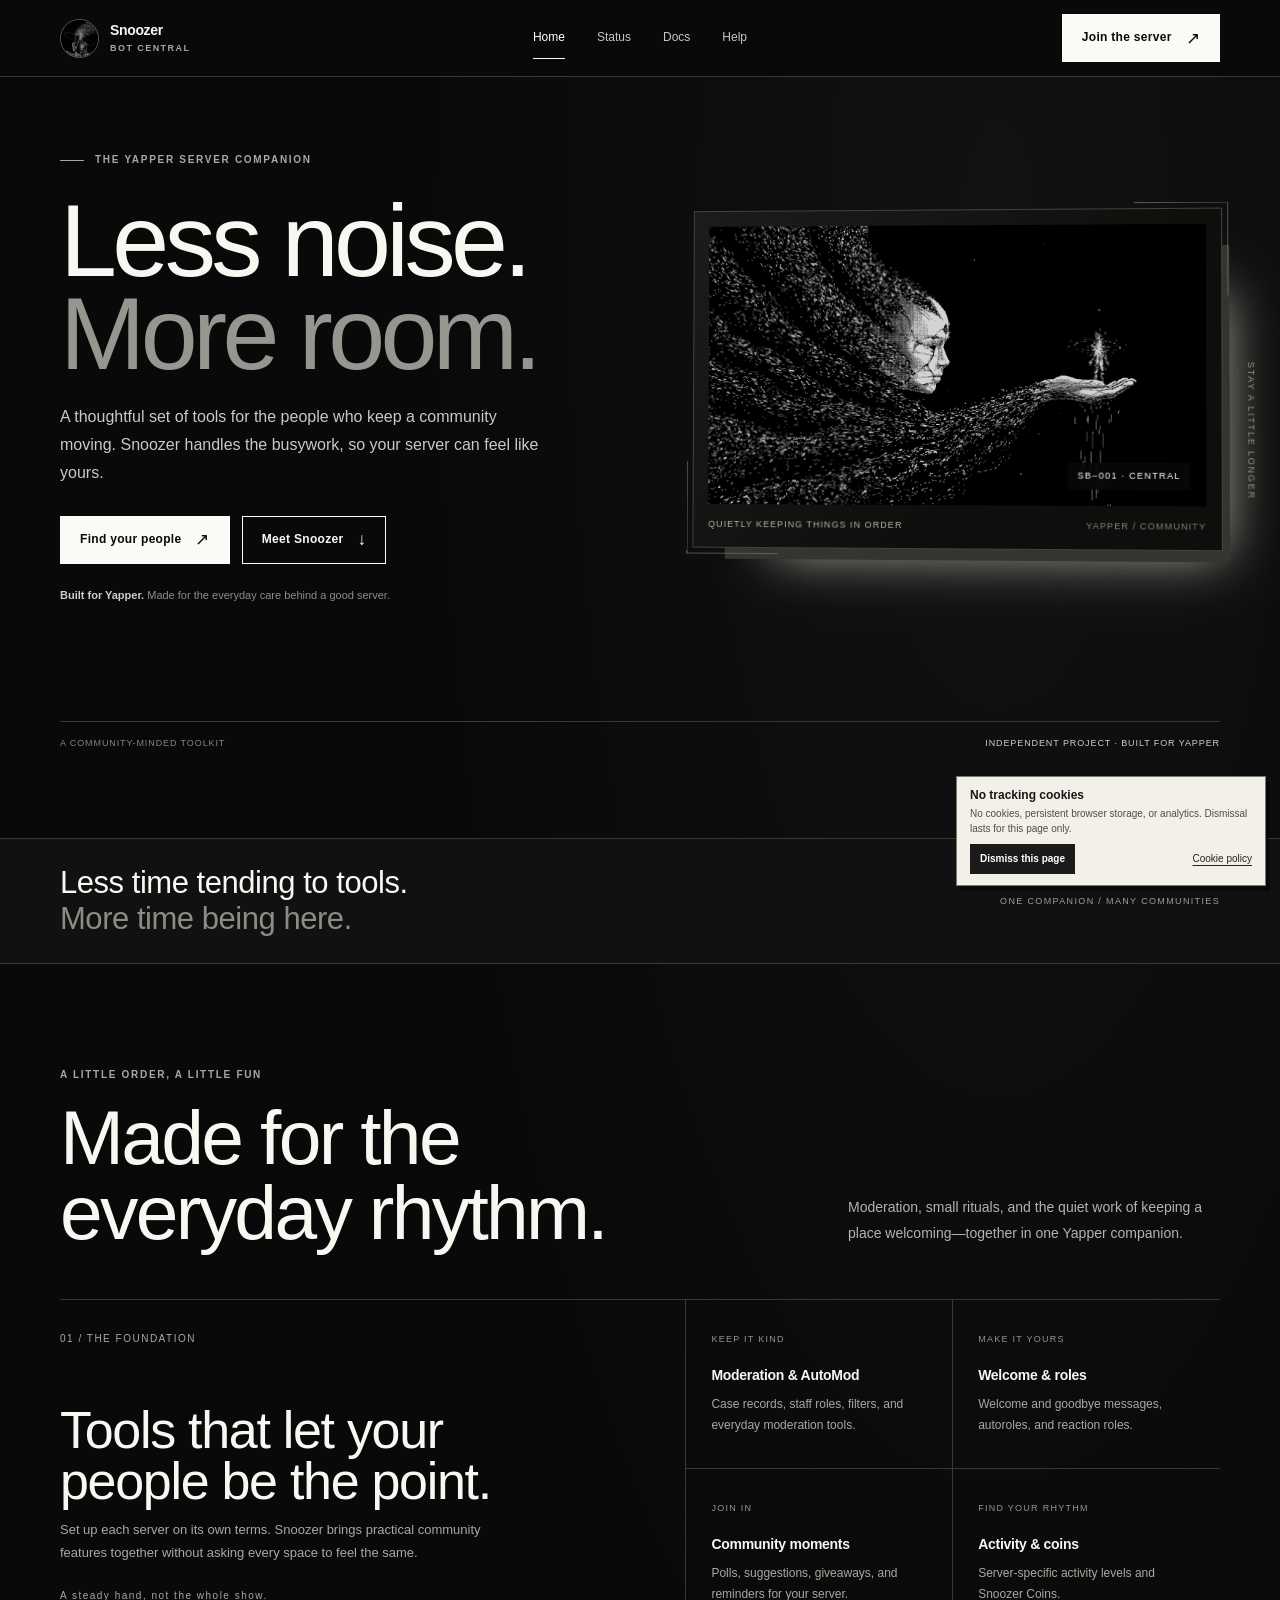
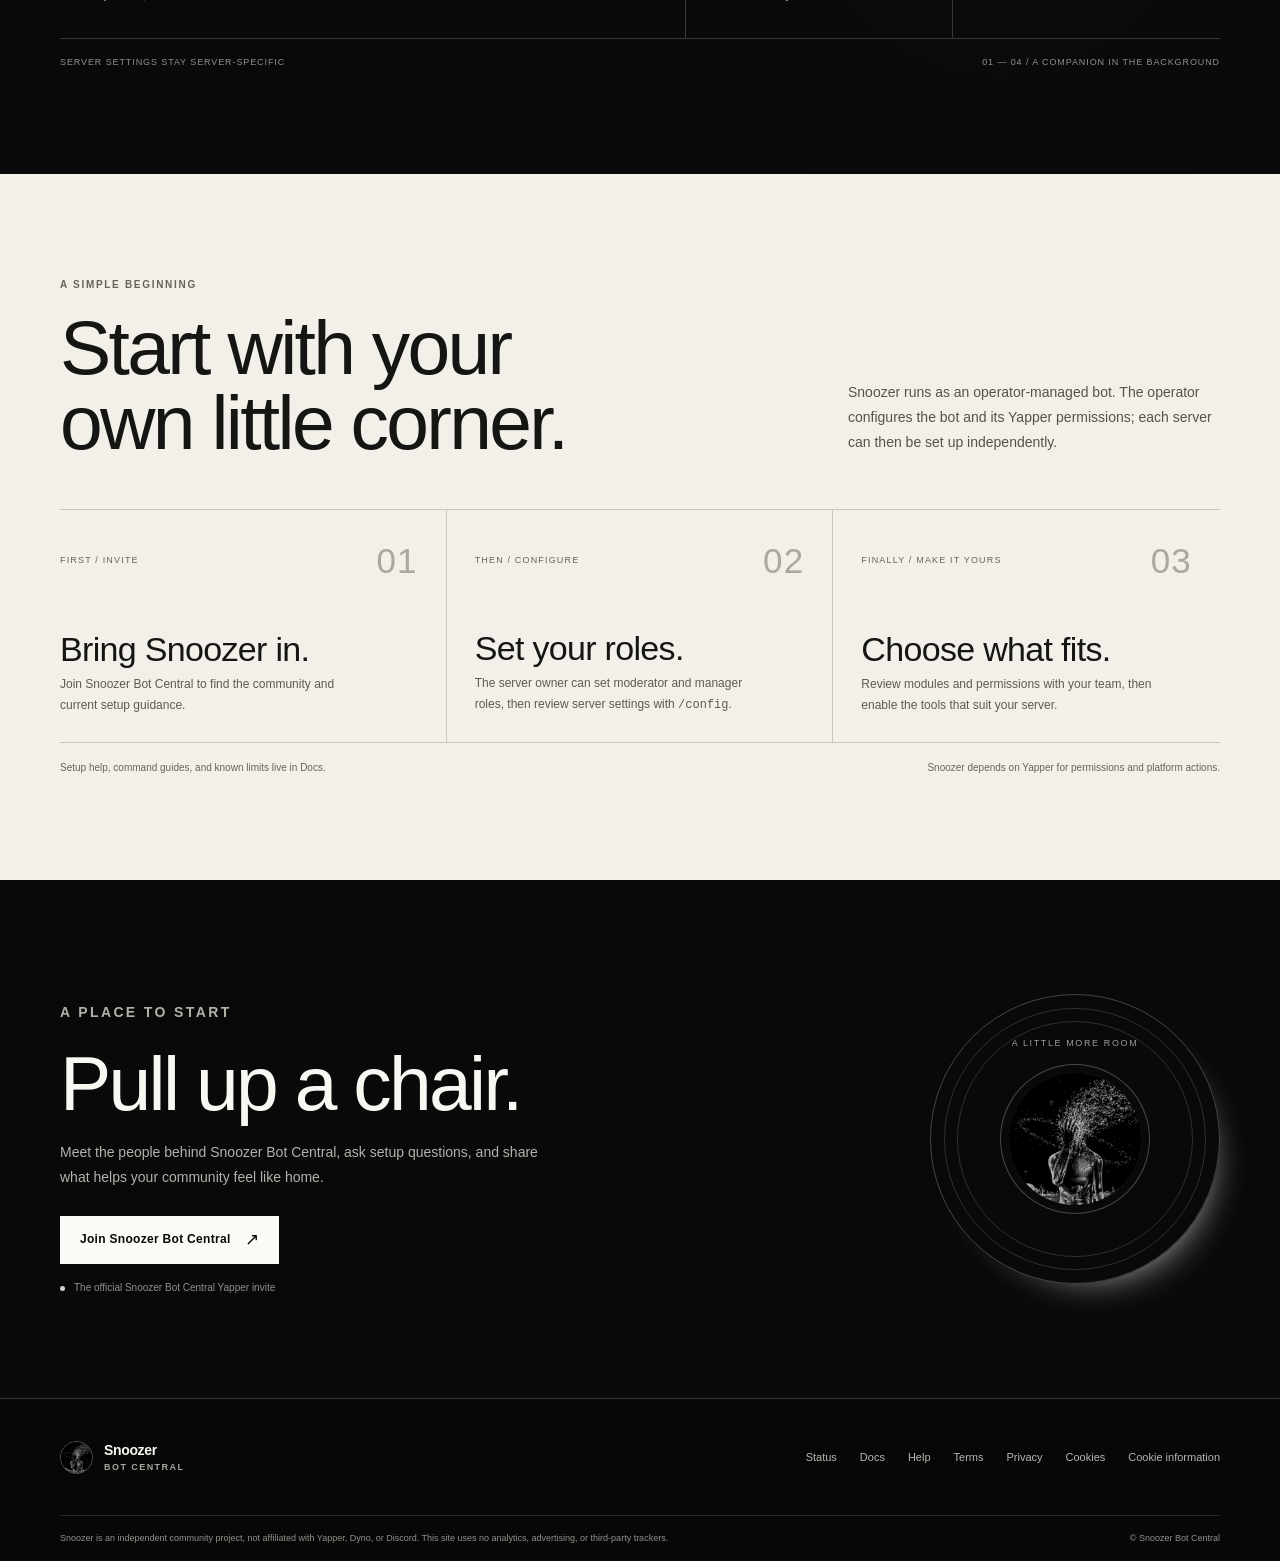
<file: index.html>
<!doctype html>
<html lang="en">
<head>
  <meta charset="utf-8">
  <meta name="viewport" content="width=device-width, initial-scale=1">
  <meta name="theme-color" content="#090909">
  <meta name="description" content="A thoughtful set of moderation and community tools for Yapper servers. Snoozer handles the busywork, so your server can feel like yours.">
  <meta property="og:type" content="website">
  <meta property="og:title" content="Snoozer Bot Central — a little more room to breathe">
  <meta property="og:description" content="Practical moderation and community tools for Yapper servers.">
  <meta property="og:url" content="https://truwty.github.io/Snoozer-Bot-Central/">
  <meta property="og:image" content="https://truwty.github.io/Snoozer-Bot-Central/assets/images/snoozer-banner.png">
  <link rel="canonical" href="https://truwty.github.io/Snoozer-Bot-Central/">
  <title>Snoozer Bot Central — a little more room to breathe</title>
  <link rel="icon" type="image/png" href="assets/images/snoozer-central-avatar.png">
  <link rel="stylesheet" href="assets/css/site.css">
  <script src="assets/js/site.js" defer></script>
</head>
<body>
  <a class="skip-link" href="#main">Skip to content</a>
  <header class="site-header">
    <div class="wrap header-inner">
      <a class="wordmark" href="index.html" aria-label="Snoozer Bot Central home">
        <img src="assets/images/snoozer-central-avatar.png" alt="">
        <span>Snoozer<small>Bot Central</small></span>
      </a>
      <nav class="primary-nav" aria-label="Main navigation">
        <a href="index.html" aria-current="page">Home</a>
        <a href="status.html">Status</a>
        <a href="docs.html">Docs</a>
        <a href="help.html">Help</a>
      </nav>
      <div class="header-action">
        <a class="button" href="https://yapper.website/invite/h4mQ4fJ6">Join the server <span class="arrow" aria-hidden="true">↗</span></a>
      </div>
    </div>
  </header>

  <main id="main">
    <section class="wrap hero" aria-labelledby="hero-title">
      <div class="hero-content">
        <p class="eyebrow">The Yapper server companion</p>
        <h1 id="hero-title">Less noise.<br><span>More room.</span></h1>
        <p class="hero-copy">A thoughtful set of tools for the people who keep a community moving. Snoozer handles the busywork, so your server can feel like yours.</p>
        <div class="hero-actions">
          <a class="button" href="https://yapper.website/invite/h4mQ4fJ6">Find your people <span class="arrow" aria-hidden="true">↗</span></a>
          <a class="button button-quiet" href="#features">Meet Snoozer <span class="arrow" aria-hidden="true">↓</span></a>
        </div>
        <p class="hero-note"><strong>Built for Yapper.</strong> Made for the everyday care behind a good server.</p>
      </div>
      <figure class="hero-art">
        <div class="banner-frame">
          <img src="assets/images/snoozer-banner.png" alt="Snoozer Bot Central's wide illustrated banner artwork">
          <span class="art-index">SB–001 · Central</span>
        </div>
        <figcaption class="art-caption"><span>Quietly keeping things in order</span><span>Yapper / Community</span></figcaption>
        <span class="hero-side-note" aria-hidden="true">Stay a little longer</span>
      </figure>
      <div class="hero-bottomline"><span>A community-minded toolkit</span><span>Independent project · Built for Yapper</span></div>
    </section>

    <section class="manifesto" aria-label="Snoozer approach">
      <div class="wrap manifesto-inner">
        <p>Less time tending to tools.<br><span>More time being here.</span></p>
        <span class="manifesto-mark">One companion / Many communities</span>
      </div>
    </section>

    <section class="wrap section" id="features" aria-labelledby="features-title">
      <div class="section-heading">
        <div>
          <p class="section-kicker">A little order, a little fun</p>
          <h2 id="features-title">Made for the<br>everyday rhythm.</h2>
        </div>
        <p>Moderation, small rituals, and the quiet work of keeping a place welcoming—together in one Yapper companion.</p>
      </div>
      <div class="feature-layout">
        <article class="feature-lead">
          <span class="feature-number">01 / THE FOUNDATION</span>
          <div>
            <h3>Tools that let your people be the point.</h3>
            <p>Set up each server on its own terms. Snoozer brings practical community features together without asking every space to feel the same.</p>
          </div>
          <span class="feature-number">A steady hand, not the whole show.</span>
        </article>
        <div class="feature-list">
          <article class="feature-item"><span class="feature-tag">Keep it kind</span><h3>Moderation &amp; AutoMod</h3><p>Case records, staff roles, filters, and everyday moderation tools.</p></article>
          <article class="feature-item"><span class="feature-tag">Make it yours</span><h3>Welcome &amp; roles</h3><p>Welcome and goodbye messages, autoroles, and reaction roles.</p></article>
          <article class="feature-item"><span class="feature-tag">Join in</span><h3>Community moments</h3><p>Polls, suggestions, giveaways, and reminders for your server.</p></article>
          <article class="feature-item"><span class="feature-tag">Find your rhythm</span><h3>Activity &amp; coins</h3><p>Server-specific activity levels and Snoozer Coins.</p></article>
        </div>
      </div>
      <div class="feature-endnote"><span>Server settings stay server-specific</span><span>01 — 04 / A companion in the background</span></div>
    </section>

    <section class="start-section" id="start" aria-labelledby="start-title">
      <div class="wrap section">
        <div class="section-heading">
          <div>
            <p class="section-kicker">A simple beginning</p>
            <h2 id="start-title">Start with your<br>own little corner.</h2>
          </div>
          <p>Snoozer runs as an operator-managed bot. The operator configures the bot and its Yapper permissions; each server can then be set up independently.</p>
        </div>
        <div class="steps">
          <article class="step"><div class="step-index"><span>First / Invite</span><b>01</b></div><div><h3>Bring Snoozer in.</h3><p>Join Snoozer Bot Central to find the community and current setup guidance.</p></div></article>
          <article class="step"><div class="step-index"><span>Then / Configure</span><b>02</b></div><div><h3>Set your roles.</h3><p>The server owner can set moderator and manager roles, then review server settings with <code>/config</code>.</p></div></article>
          <article class="step"><div class="step-index"><span>Finally / Make it yours</span><b>03</b></div><div><h3>Choose what fits.</h3><p>Review modules and permissions with your team, then enable the tools that suit your server.</p></div></article>
        </div>
        <div class="start-footnote"><span>Setup help, command guides, and known limits live in Docs.</span><span>Snoozer depends on Yapper for permissions and platform actions.</span></div>
      </div>
    </section>

    <section class="wrap community" id="community" aria-labelledby="community-title">
      <div class="community-copy">
        <p class="section-kicker">A place to start</p>
        <h2 id="community-title">Pull up a chair.</h2>
        <p>Meet the people behind Snoozer Bot Central, ask setup questions, and share what helps your community feel like home.</p>
        <a class="button" href="https://yapper.website/invite/h4mQ4fJ6">Join Snoozer Bot Central <span class="arrow" aria-hidden="true">↗</span></a>
        <div class="invite-meta">The official Snoozer Bot Central Yapper invite</div>
      </div>
      <div class="community-seal" aria-label="Snoozer Bot Central artwork">
        <span class="seal-label">A little more room</span>
        <img src="assets/images/snoozer-central-avatar.png" alt="Snoozer Bot Central avatar">
      </div>
    </section>
  </main>

  <footer class="site-footer">
    <div class="wrap footer-main">
      <a class="wordmark" href="index.html" aria-label="Snoozer Bot Central home">
        <img src="assets/images/snoozer-central-avatar.png" alt="">
        <span>Snoozer<small>Bot Central</small></span>
      </a>
      <nav class="footer-links" aria-label="Footer navigation">
        <a href="status.html">Status</a><a href="docs.html">Docs</a><a href="help.html">Help</a>
        <a href="terms.html">Terms</a><a href="privacy.html">Privacy</a><a href="cookies.html">Cookies</a>
        <button type="button" data-open-cookie-info>Cookie information</button>
      </nav>
    </div>
    <div class="wrap footer-bottom"><p>Snoozer is an independent community project, not affiliated with Yapper, Dyno, or Discord. This site uses no analytics, advertising, or third-party trackers.</p><span>© Snoozer Bot Central</span></div>
  </footer>

  <aside class="cookie-notice" data-cookie-notice aria-labelledby="cookie-notice-title">
    <h2 id="cookie-notice-title">No tracking cookies</h2>
    <p>No cookies, persistent browser storage, or analytics. Dismissal lasts for this page only.</p>
    <div class="cookie-notice-actions"><button type="button" data-dismiss-notice>Dismiss this page</button><a href="cookies.html">Cookie policy</a></div>
  </aside>
  <dialog class="cookie-dialog" data-cookie-dialog aria-labelledby="cookie-dialog-title">
    <h2 id="cookie-dialog-title">Cookie information</h2>
    <p>This site does not set cookies or use localStorage, sessionStorage, analytics, advertising, or third-party trackers. There are no optional tracking cookies to accept or reject.</p>
    <button type="button" data-close-cookie-info>Close</button>
  </dialog>
</body>
</html>
</file>
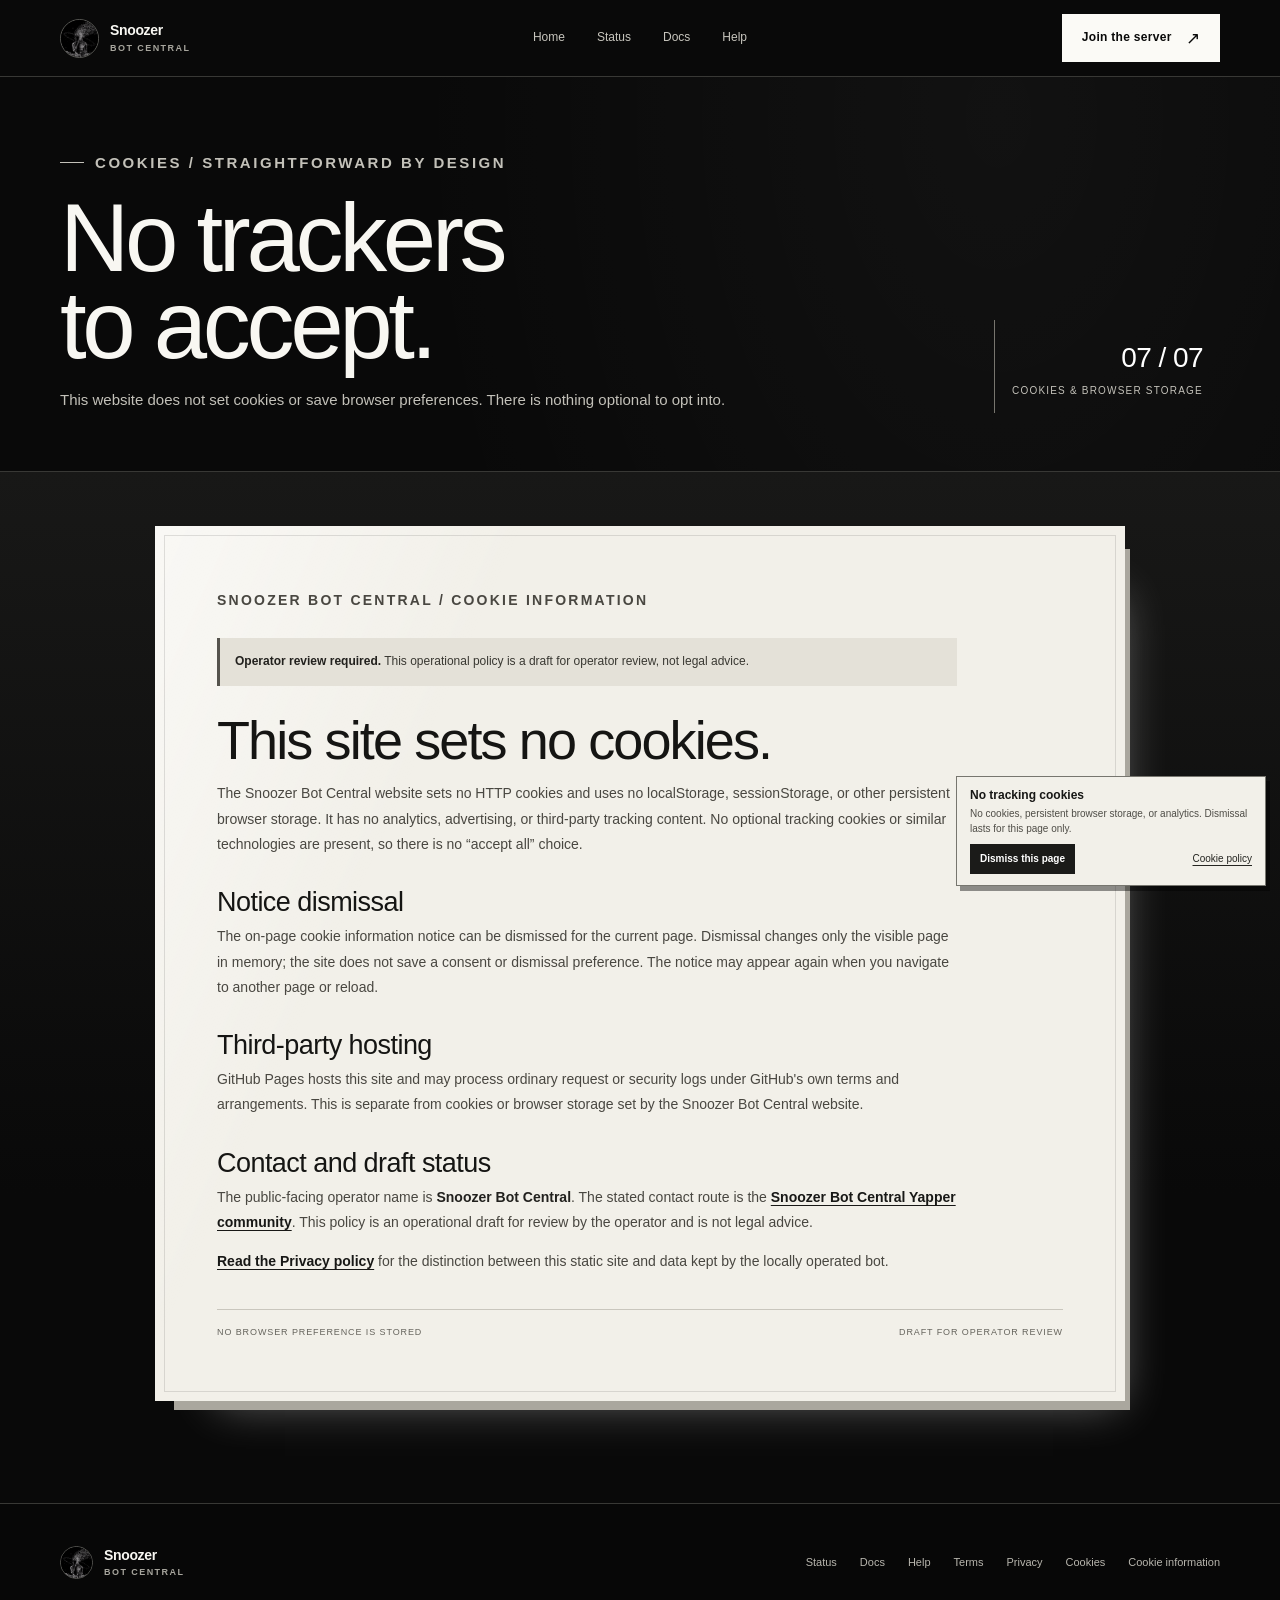
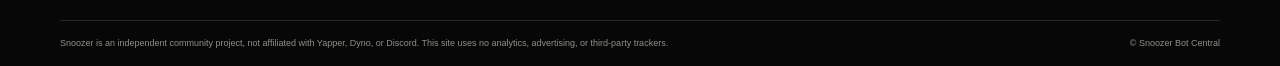
<file: cookies.html>
<!doctype html>
<html lang="en">
<head>
  <meta charset="utf-8">
  <meta name="viewport" content="width=device-width, initial-scale=1">
  <meta name="theme-color" content="#090909">
  <meta name="description" content="Learn how the Snoozer Bot Central website handles cookies and browser storage.">
  <meta property="og:type" content="website">
  <meta property="og:title" content="Cookies — Snoozer Bot Central">
  <meta property="og:description" content="This site sets no cookies and saves no browser preferences.">
  <meta property="og:url" content="https://truwty.github.io/Snoozer-Bot-Central/cookies.html">
  <meta property="og:image" content="https://truwty.github.io/Snoozer-Bot-Central/assets/images/snoozer-banner.png">
  <link rel="canonical" href="https://truwty.github.io/Snoozer-Bot-Central/cookies.html">
  <title>Cookies — Snoozer Bot Central</title>
  <link rel="icon" type="image/png" href="assets/images/snoozer-central-avatar.png">
  <link rel="stylesheet" href="assets/css/site.css">
  <script src="assets/js/site.js" defer></script>
</head>
<body>
  <a class="skip-link" href="#main">Skip to content</a>
  <header class="site-header">
    <div class="wrap header-inner">
      <a class="wordmark" href="index.html" aria-label="Snoozer Bot Central home"><img src="assets/images/snoozer-central-avatar.png" alt=""><span>Snoozer<small>Bot Central</small></span></a>
      <nav class="primary-nav" aria-label="Main navigation"><a href="index.html">Home</a><a href="status.html">Status</a><a href="docs.html">Docs</a><a href="help.html">Help</a></nav>
      <div class="header-action"><a class="button" href="https://yapper.website/invite/h4mQ4fJ6">Join the server <span class="arrow" aria-hidden="true">↗</span></a></div>
    </div>
  </header>
  <main id="main">
    <section class="page-intro"><div class="wrap page-intro-grid"><div><p class="eyebrow">Cookies / straightforward by design</p><h1>No trackers to accept.</h1><p>This website does not set cookies or save browser preferences. There is nothing optional to opt into.</p></div><div class="page-index"><strong>07 / 07</strong>Cookies &amp; browser storage</div></div></section>
    <section class="paper-stage"><article class="paper-sheet">
      <p class="paper-kicker">Snoozer Bot Central / Cookie information</p>
      <p class="legal-draft"><strong>Operator review required.</strong> This operational policy is a draft for operator review, not legal advice.</p>
      <h2>This site sets no cookies.</h2>
      <p>The Snoozer Bot Central website sets no HTTP cookies and uses no localStorage, sessionStorage, or other persistent browser storage. It has no analytics, advertising, or third-party tracking content. No optional tracking cookies or similar technologies are present, so there is no “accept all” choice.</p>
      <h3>Notice dismissal</h3>
      <p>The on-page cookie information notice can be dismissed for the current page. Dismissal changes only the visible page in memory; the site does not save a consent or dismissal preference. The notice may appear again when you navigate to another page or reload.</p>
      <h3>Third-party hosting</h3>
      <p>GitHub Pages hosts this site and may process ordinary request or security logs under GitHub's own terms and arrangements. This is separate from cookies or browser storage set by the Snoozer Bot Central website.</p>
      <h3>Contact and draft status</h3>
      <p>The public-facing operator name is <strong>Snoozer Bot Central</strong>. The stated contact route is the <a href="https://yapper.website/invite/h4mQ4fJ6">Snoozer Bot Central Yapper community</a>. This policy is an operational draft for review by the operator and is not legal advice.</p>
      <p><a href="privacy.html">Read the Privacy policy</a> for the distinction between this static site and data kept by the locally operated bot.</p>
      <div class="paper-meta"><span>No browser preference is stored</span><span>Draft for operator review</span></div>
    </article></section>
  </main>
  <footer class="site-footer">
    <div class="wrap footer-main"><a class="wordmark" href="index.html" aria-label="Snoozer Bot Central home"><img src="assets/images/snoozer-central-avatar.png" alt=""><span>Snoozer<small>Bot Central</small></span></a><nav class="footer-links" aria-label="Footer navigation"><a href="status.html">Status</a><a href="docs.html">Docs</a><a href="help.html">Help</a><a href="terms.html">Terms</a><a href="privacy.html">Privacy</a><a href="cookies.html">Cookies</a><button type="button" data-open-cookie-info>Cookie information</button></nav></div>
    <div class="wrap footer-bottom"><p>Snoozer is an independent community project, not affiliated with Yapper, Dyno, or Discord. This site uses no analytics, advertising, or third-party trackers.</p><span>© Snoozer Bot Central</span></div>
  </footer>
  <aside class="cookie-notice" data-cookie-notice aria-labelledby="cookie-notice-title"><h2 id="cookie-notice-title">No tracking cookies</h2><p>No cookies, persistent browser storage, or analytics. Dismissal lasts for this page only.</p><div class="cookie-notice-actions"><button type="button" data-dismiss-notice>Dismiss this page</button><a href="cookies.html">Cookie policy</a></div></aside>
  <dialog class="cookie-dialog" data-cookie-dialog aria-labelledby="cookie-dialog-title"><h2 id="cookie-dialog-title">Cookie information</h2><p>This site does not set cookies or use localStorage, sessionStorage, analytics, advertising, or third-party trackers. There are no optional tracking cookies to accept or reject.</p><button type="button" data-close-cookie-info>Close</button></dialog>
</body>
</html>
</file>
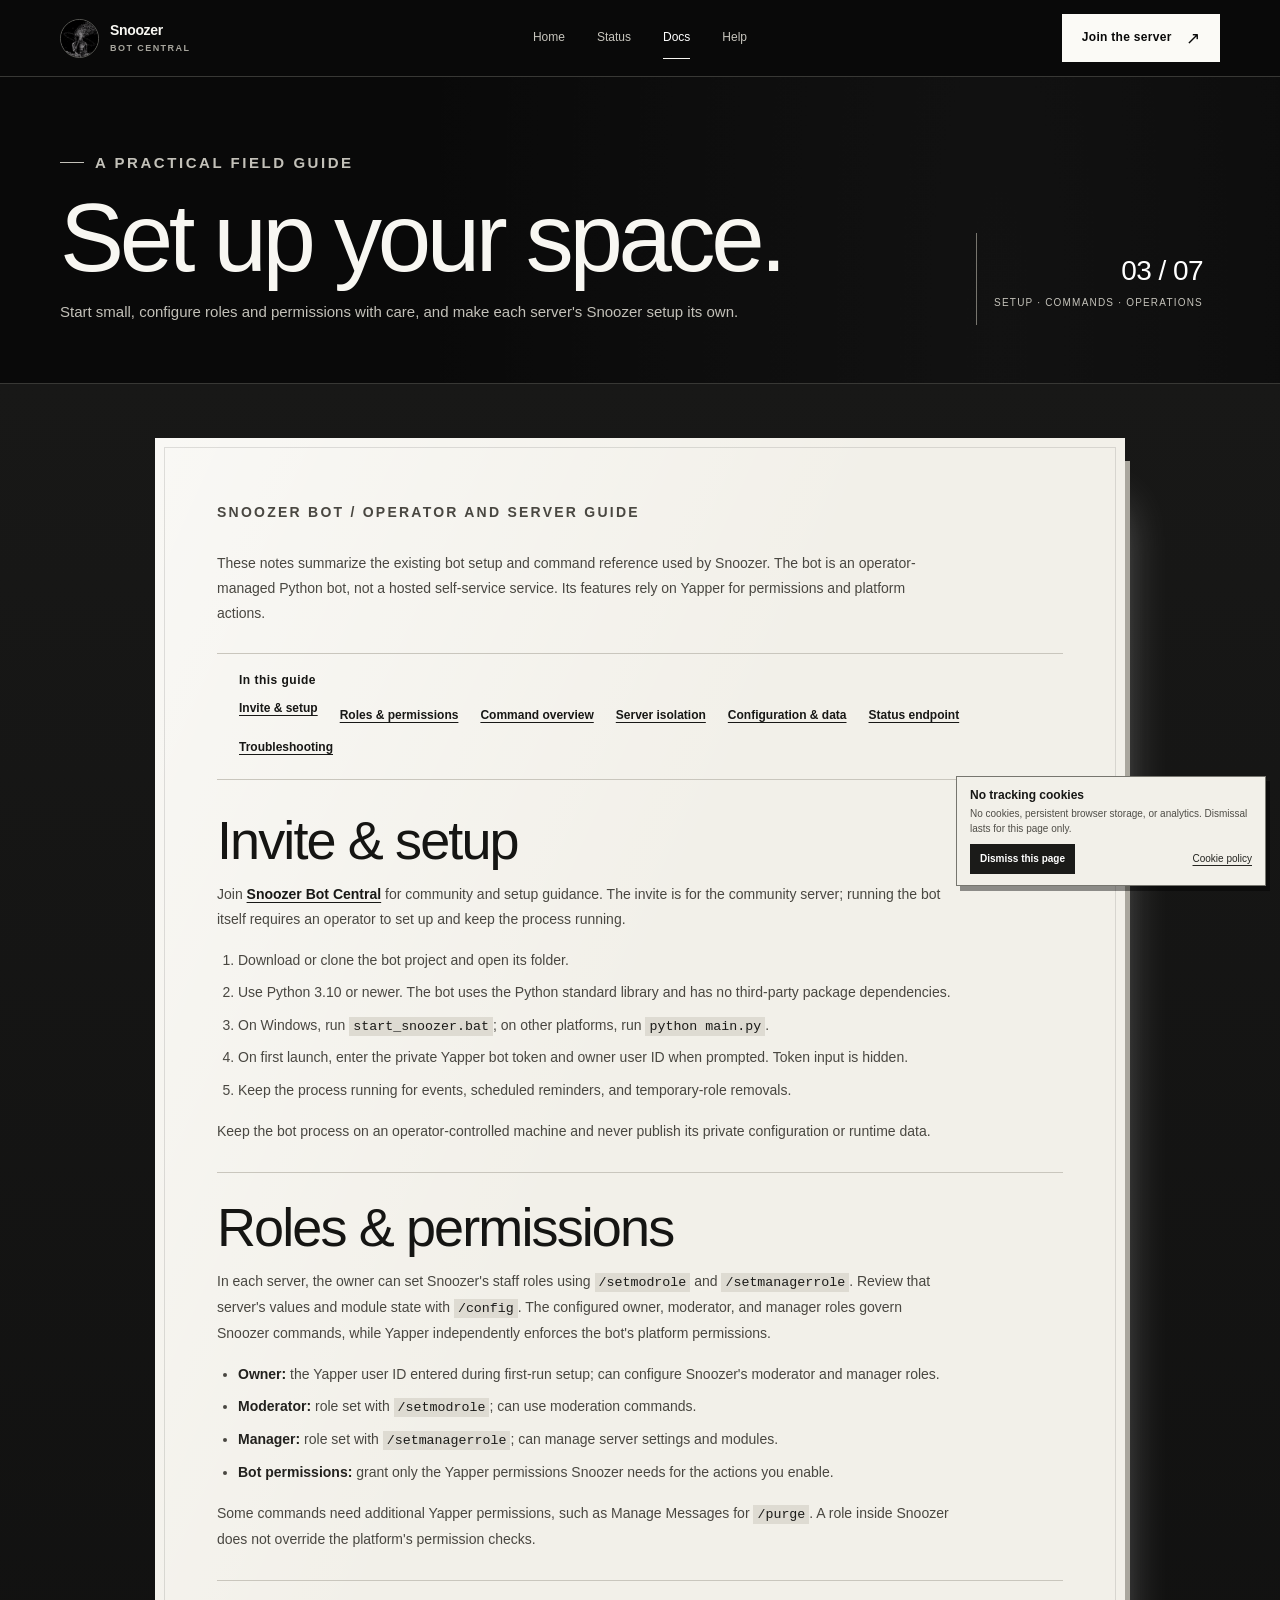
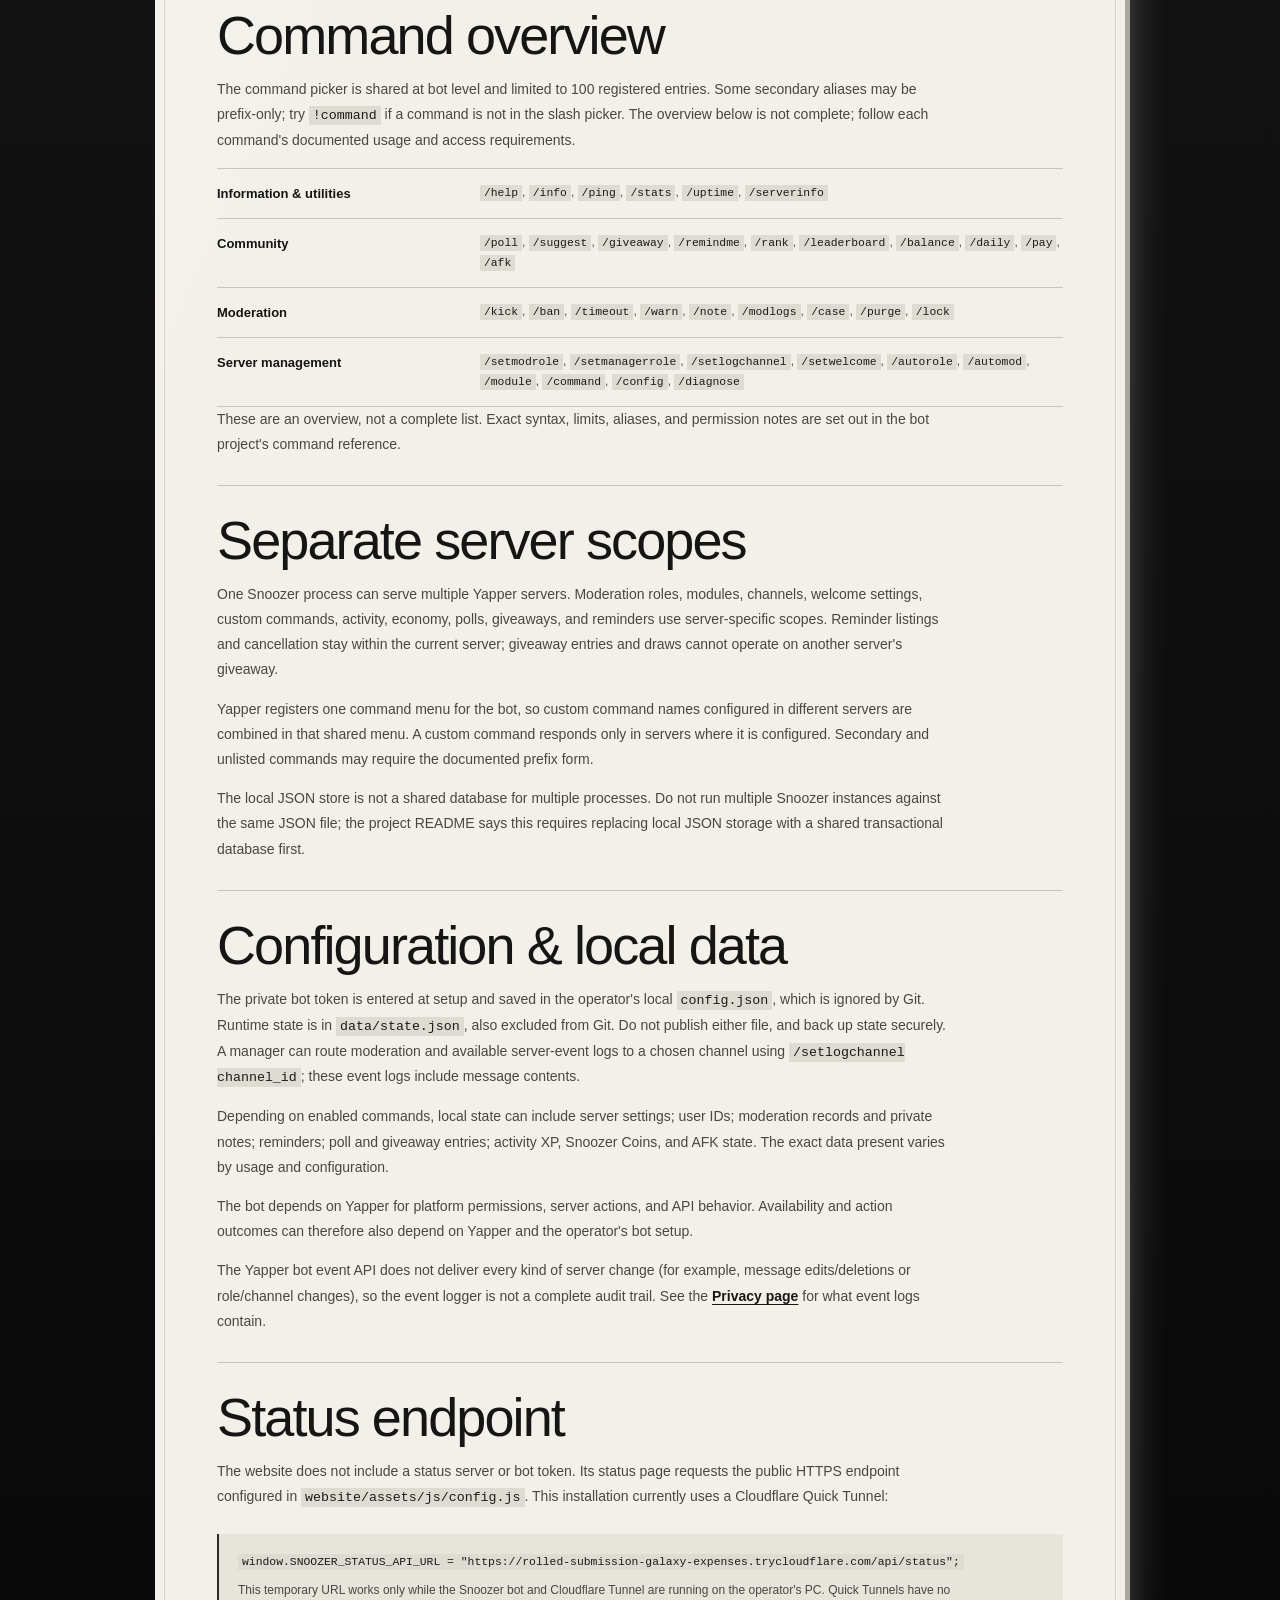
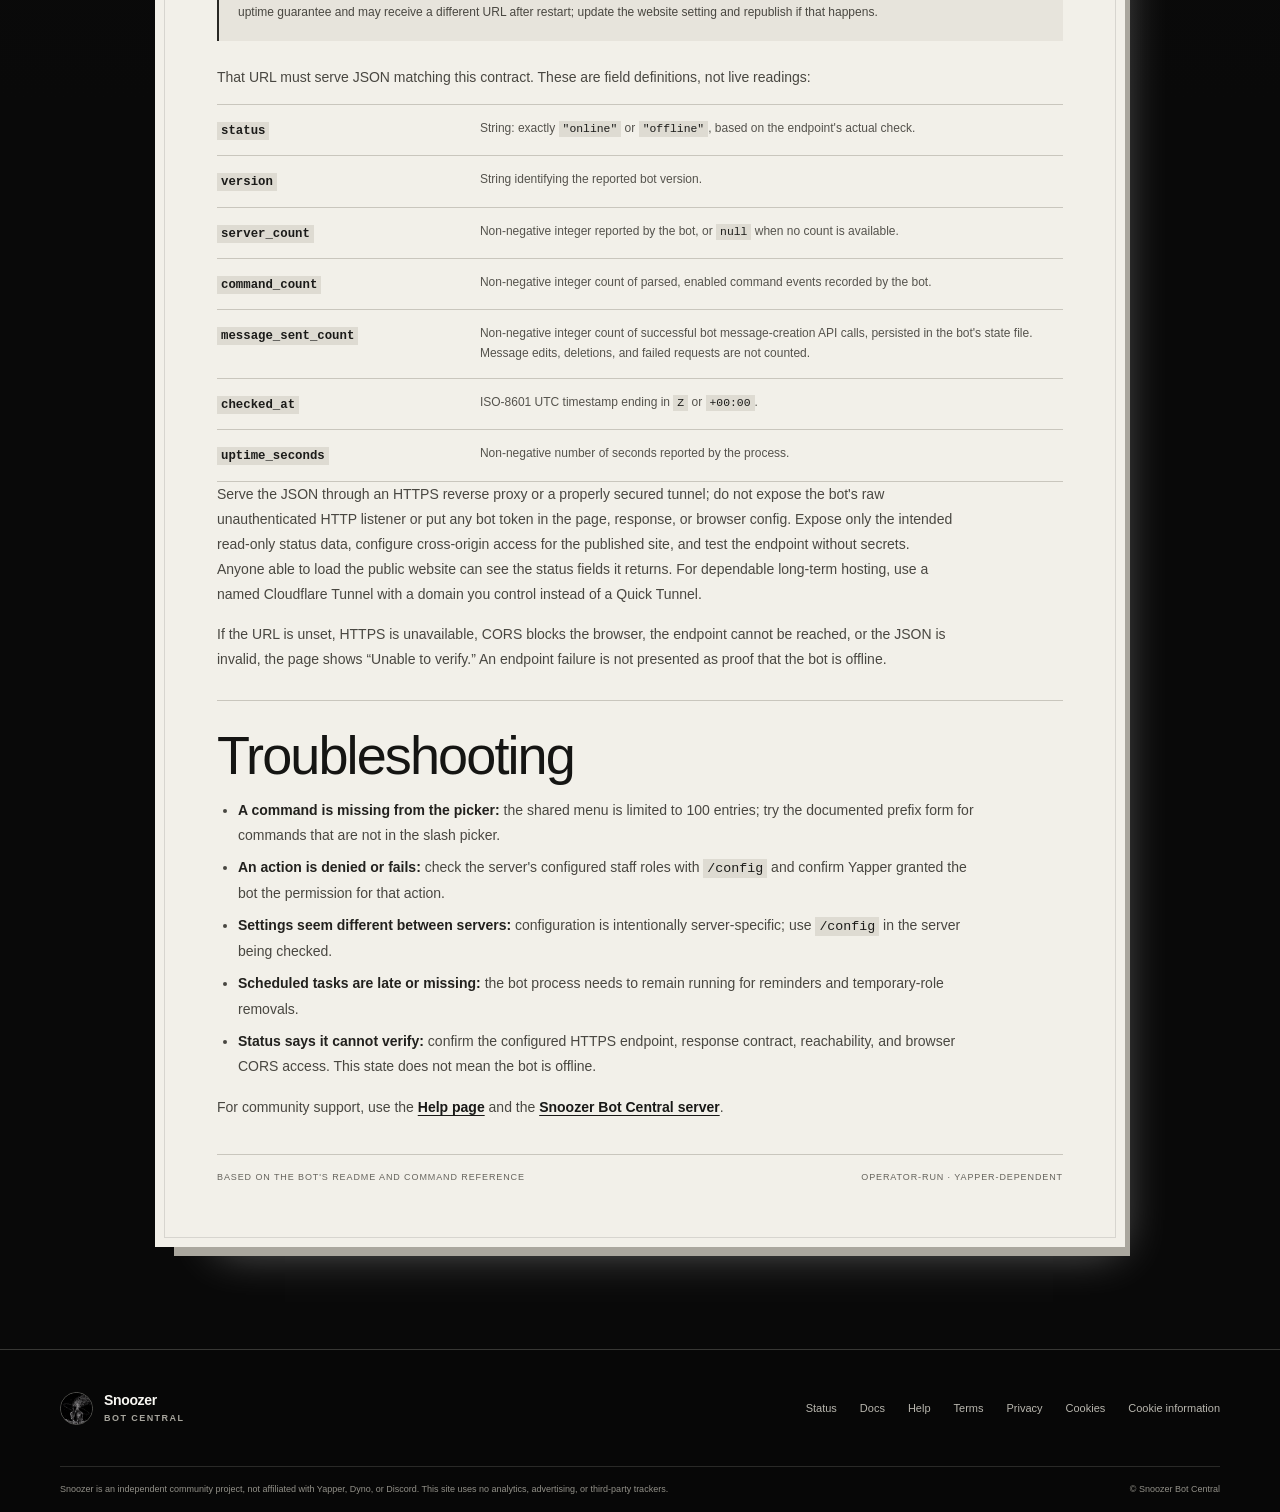
<file: docs.html>
<!doctype html>
<html lang="en">
<head>
  <meta charset="utf-8">
  <meta name="viewport" content="width=device-width, initial-scale=1">
  <meta name="theme-color" content="#090909">
  <meta name="description" content="Read the Snoozer Bot Central setup guide, command overview, permissions, and status endpoint notes.">
  <meta property="og:type" content="website">
  <meta property="og:title" content="Docs — Snoozer Bot Central">
  <meta property="og:description" content="Practical setup and operation notes for Snoozer Bot.">
  <meta property="og:url" content="https://truwty.github.io/Snoozer-Bot-Central/docs.html">
  <meta property="og:image" content="https://truwty.github.io/Snoozer-Bot-Central/assets/images/snoozer-banner.png">
  <link rel="canonical" href="https://truwty.github.io/Snoozer-Bot-Central/docs.html">
  <title>Docs — Snoozer Bot Central</title>
  <link rel="icon" type="image/png" href="assets/images/snoozer-central-avatar.png">
  <link rel="stylesheet" href="assets/css/site.css">
  <script src="assets/js/site.js" defer></script>
</head>
<body>
  <a class="skip-link" href="#main">Skip to content</a>
  <header class="site-header">
    <div class="wrap header-inner">
      <a class="wordmark" href="index.html" aria-label="Snoozer Bot Central home"><img src="assets/images/snoozer-central-avatar.png" alt=""><span>Snoozer<small>Bot Central</small></span></a>
      <nav class="primary-nav" aria-label="Main navigation"><a href="index.html">Home</a><a href="status.html">Status</a><a href="docs.html" aria-current="page">Docs</a><a href="help.html">Help</a></nav>
      <div class="header-action"><a class="button" href="https://yapper.website/invite/h4mQ4fJ6">Join the server <span class="arrow" aria-hidden="true">↗</span></a></div>
    </div>
  </header>
  <main id="main">
    <section class="page-intro">
      <div class="wrap page-intro-grid">
        <div><p class="eyebrow">A practical field guide</p><h1>Set up your space.</h1><p>Start small, configure roles and permissions with care, and make each server's Snoozer setup its own.</p></div>
        <div class="page-index"><strong>03 / 07</strong>Setup · Commands · Operations</div>
      </div>
    </section>
    <section class="paper-stage">
      <article class="paper-sheet">
        <p class="paper-kicker">Snoozer Bot / Operator and server guide</p>
        <p>These notes summarize the existing bot setup and command reference used by Snoozer. The bot is an operator-managed Python bot, not a hosted self-service service. Its features rely on Yapper for permissions and platform actions.</p>
        <nav class="contents-box" aria-label="On this page">
          <h3>In this guide</h3>
          <ul><li><a href="#invite">Invite &amp; setup</a></li><li><a href="#roles">Roles &amp; permissions</a></li><li><a href="#commands">Command overview</a></li><li><a href="#isolation">Server isolation</a></li><li><a href="#configuration">Configuration &amp; data</a></li><li><a href="#status-endpoint">Status endpoint</a></li><li><a href="#troubleshooting">Troubleshooting</a></li></ul>
        </nav>

        <section id="invite">
          <h2>Invite &amp; setup</h2>
          <p>Join <a href="https://yapper.website/invite/h4mQ4fJ6">Snoozer Bot Central</a> for community and setup guidance. The invite is for the community server; running the bot itself requires an operator to set up and keep the process running.</p>
          <ol>
            <li>Download or clone the bot project and open its folder.</li>
            <li>Use Python 3.10 or newer. The bot uses the Python standard library and has no third-party package dependencies.</li>
            <li>On Windows, run <code>start_snoozer.bat</code>; on other platforms, run <code>python main.py</code>.</li>
            <li>On first launch, enter the private Yapper bot token and owner user ID when prompted. Token input is hidden.</li>
            <li>Keep the process running for events, scheduled reminders, and temporary-role removals.</li>
          </ol>
          <p>Keep the bot process on an operator-controlled machine and never publish its private configuration or runtime data.</p>
        </section>

        <hr class="paper-rule">
        <section id="roles">
          <h2>Roles &amp; permissions</h2>
          <p>In each server, the owner can set Snoozer's staff roles using <code>/setmodrole</code> and <code>/setmanagerrole</code>. Review that server's values and module state with <code>/config</code>. The configured owner, moderator, and manager roles govern Snoozer commands, while Yapper independently enforces the bot's platform permissions.</p>
          <ul>
            <li><strong>Owner:</strong> the Yapper user ID entered during first-run setup; can configure Snoozer's moderator and manager roles.</li>
            <li><strong>Moderator:</strong> role set with <code>/setmodrole</code>; can use moderation commands.</li>
            <li><strong>Manager:</strong> role set with <code>/setmanagerrole</code>; can manage server settings and modules.</li>
            <li><strong>Bot permissions:</strong> grant only the Yapper permissions Snoozer needs for the actions you enable.</li>
          </ul>
          <p>Some commands need additional Yapper permissions, such as Manage Messages for <code>/purge</code>. A role inside Snoozer does not override the platform's permission checks.</p>
        </section>

        <hr class="paper-rule">
        <section id="commands">
          <h2>Command overview</h2>
          <p>The command picker is shared at bot level and limited to 100 registered entries. Some secondary aliases may be prefix-only; try <code>!command</code> if a command is not in the slash picker. The overview below is not complete; follow each command's documented usage and access requirements.</p>
          <dl class="command-list">
            <div class="command-item"><dt>Information &amp; utilities</dt><dd><code>/help</code>, <code>/info</code>, <code>/ping</code>, <code>/stats</code>, <code>/uptime</code>, <code>/serverinfo</code></dd></div>
            <div class="command-item"><dt>Community</dt><dd><code>/poll</code>, <code>/suggest</code>, <code>/giveaway</code>, <code>/remindme</code>, <code>/rank</code>, <code>/leaderboard</code>, <code>/balance</code>, <code>/daily</code>, <code>/pay</code>, <code>/afk</code></dd></div>
            <div class="command-item"><dt>Moderation</dt><dd><code>/kick</code>, <code>/ban</code>, <code>/timeout</code>, <code>/warn</code>, <code>/note</code>, <code>/modlogs</code>, <code>/case</code>, <code>/purge</code>, <code>/lock</code></dd></div>
            <div class="command-item"><dt>Server management</dt><dd><code>/setmodrole</code>, <code>/setmanagerrole</code>, <code>/setlogchannel</code>, <code>/setwelcome</code>, <code>/autorole</code>, <code>/automod</code>, <code>/module</code>, <code>/command</code>, <code>/config</code>, <code>/diagnose</code></dd></div>
          </dl>
          <p>These are an overview, not a complete list. Exact syntax, limits, aliases, and permission notes are set out in the bot project's command reference.</p>
        </section>

        <hr class="paper-rule">
        <section id="isolation">
          <h2>Separate server scopes</h2>
          <p>One Snoozer process can serve multiple Yapper servers. Moderation roles, modules, channels, welcome settings, custom commands, activity, economy, polls, giveaways, and reminders use server-specific scopes. Reminder listings and cancellation stay within the current server; giveaway entries and draws cannot operate on another server's giveaway.</p>
          <p>Yapper registers one command menu for the bot, so custom command names configured in different servers are combined in that shared menu. A custom command responds only in servers where it is configured. Secondary and unlisted commands may require the documented prefix form.</p>
          <p>The local JSON store is not a shared database for multiple processes. Do not run multiple Snoozer instances against the same JSON file; the project README says this requires replacing local JSON storage with a shared transactional database first.</p>
        </section>

        <hr class="paper-rule">
        <section id="configuration">
          <h2>Configuration &amp; local data</h2>
          <p>The private bot token is entered at setup and saved in the operator's local <code>config.json</code>, which is ignored by Git. Runtime state is in <code>data/state.json</code>, also excluded from Git. Do not publish either file, and back up state securely. A manager can route moderation and available server-event logs to a chosen channel using <code>/setlogchannel channel_id</code>; these event logs include message contents.</p>
          <p>Depending on enabled commands, local state can include server settings; user IDs; moderation records and private notes; reminders; poll and giveaway entries; activity XP, Snoozer Coins, and AFK state. The exact data present varies by usage and configuration.</p>
          <p>The bot depends on Yapper for platform permissions, server actions, and API behavior. Availability and action outcomes can therefore also depend on Yapper and the operator's bot setup.</p>
          <p>The Yapper bot event API does not deliver every kind of server change (for example, message edits/deletions or role/channel changes), so the event logger is not a complete audit trail. See the <a href="privacy.html">Privacy page</a> for what event logs contain.</p>
        </section>

        <hr class="paper-rule">
        <section id="status-endpoint">
          <h2>Status endpoint</h2>
          <p>The website does not include a status server or bot token. Its status page requests the public HTTPS endpoint configured in <code>website/assets/js/config.js</code>. This installation currently uses a Cloudflare Quick Tunnel:</p>
          <div class="callout"><p><code>window.SNOOZER_STATUS_API_URL = "https://rolled-submission-galaxy-expenses.trycloudflare.com/api/status";</code></p><p>This temporary URL works only while the Snoozer bot and Cloudflare Tunnel are running on the operator's PC. Quick Tunnels have no uptime guarantee and may receive a different URL after restart; update the website setting and republish if that happens.</p></div>
          <p>That URL must serve JSON matching this contract. These are field definitions, not live readings:</p>
          <dl class="command-list">
            <div class="command-item"><dt><code>status</code></dt><dd>String: exactly <code>"online"</code> or <code>"offline"</code>, based on the endpoint's actual check.</dd></div>
            <div class="command-item"><dt><code>version</code></dt><dd>String identifying the reported bot version.</dd></div>
            <div class="command-item"><dt><code>server_count</code></dt><dd>Non-negative integer reported by the bot, or <code>null</code> when no count is available.</dd></div>
            <div class="command-item"><dt><code>command_count</code></dt><dd>Non-negative integer count of parsed, enabled command events recorded by the bot.</dd></div>
            <div class="command-item"><dt><code>message_sent_count</code></dt><dd>Non-negative integer count of successful bot message-creation API calls, persisted in the bot's state file. Message edits, deletions, and failed requests are not counted.</dd></div>
            <div class="command-item"><dt><code>checked_at</code></dt><dd>ISO-8601 UTC timestamp ending in <code>Z</code> or <code>+00:00</code>.</dd></div>
            <div class="command-item"><dt><code>uptime_seconds</code></dt><dd>Non-negative number of seconds reported by the process.</dd></div>
          </dl>
          <p>Serve the JSON through an HTTPS reverse proxy or a properly secured tunnel; do not expose the bot's raw unauthenticated HTTP listener or put any bot token in the page, response, or browser config. Expose only the intended read-only status data, configure cross-origin access for the published site, and test the endpoint without secrets. Anyone able to load the public website can see the status fields it returns. For dependable long-term hosting, use a named Cloudflare Tunnel with a domain you control instead of a Quick Tunnel.</p>
          <p>If the URL is unset, HTTPS is unavailable, CORS blocks the browser, the endpoint cannot be reached, or the JSON is invalid, the page shows “Unable to verify.” An endpoint failure is not presented as proof that the bot is offline.</p>
        </section>

        <hr class="paper-rule">
        <section id="troubleshooting">
          <h2>Troubleshooting</h2>
          <ul>
            <li><strong>A command is missing from the picker:</strong> the shared menu is limited to 100 entries; try the documented prefix form for commands that are not in the slash picker.</li>
            <li><strong>An action is denied or fails:</strong> check the server's configured staff roles with <code>/config</code> and confirm Yapper granted the bot the permission for that action.</li>
            <li><strong>Settings seem different between servers:</strong> configuration is intentionally server-specific; use <code>/config</code> in the server being checked.</li>
            <li><strong>Scheduled tasks are late or missing:</strong> the bot process needs to remain running for reminders and temporary-role removals.</li>
            <li><strong>Status says it cannot verify:</strong> confirm the configured HTTPS endpoint, response contract, reachability, and browser CORS access. This state does not mean the bot is offline.</li>
          </ul>
          <p>For community support, use the <a href="help.html">Help page</a> and the <a href="https://yapper.website/invite/h4mQ4fJ6">Snoozer Bot Central server</a>.</p>
        </section>
        <div class="paper-meta"><span>Based on the bot's README and command reference</span><span>Operator-run · Yapper-dependent</span></div>
      </article>
    </section>
  </main>
  <footer class="site-footer">
    <div class="wrap footer-main"><a class="wordmark" href="index.html" aria-label="Snoozer Bot Central home"><img src="assets/images/snoozer-central-avatar.png" alt=""><span>Snoozer<small>Bot Central</small></span></a><nav class="footer-links" aria-label="Footer navigation"><a href="status.html">Status</a><a href="docs.html">Docs</a><a href="help.html">Help</a><a href="terms.html">Terms</a><a href="privacy.html">Privacy</a><a href="cookies.html">Cookies</a><button type="button" data-open-cookie-info>Cookie information</button></nav></div>
    <div class="wrap footer-bottom"><p>Snoozer is an independent community project, not affiliated with Yapper, Dyno, or Discord. This site uses no analytics, advertising, or third-party trackers.</p><span>© Snoozer Bot Central</span></div>
  </footer>
  <aside class="cookie-notice" data-cookie-notice aria-labelledby="cookie-notice-title"><h2 id="cookie-notice-title">No tracking cookies</h2><p>No cookies, persistent browser storage, or analytics. Dismissal lasts for this page only.</p><div class="cookie-notice-actions"><button type="button" data-dismiss-notice>Dismiss this page</button><a href="cookies.html">Cookie policy</a></div></aside>
  <dialog class="cookie-dialog" data-cookie-dialog aria-labelledby="cookie-dialog-title"><h2 id="cookie-dialog-title">Cookie information</h2><p>This site does not set cookies or use localStorage, sessionStorage, analytics, advertising, or third-party trackers. There are no optional tracking cookies to accept or reject.</p><button type="button" data-close-cookie-info>Close</button></dialog>
</body>
</html>
</file>
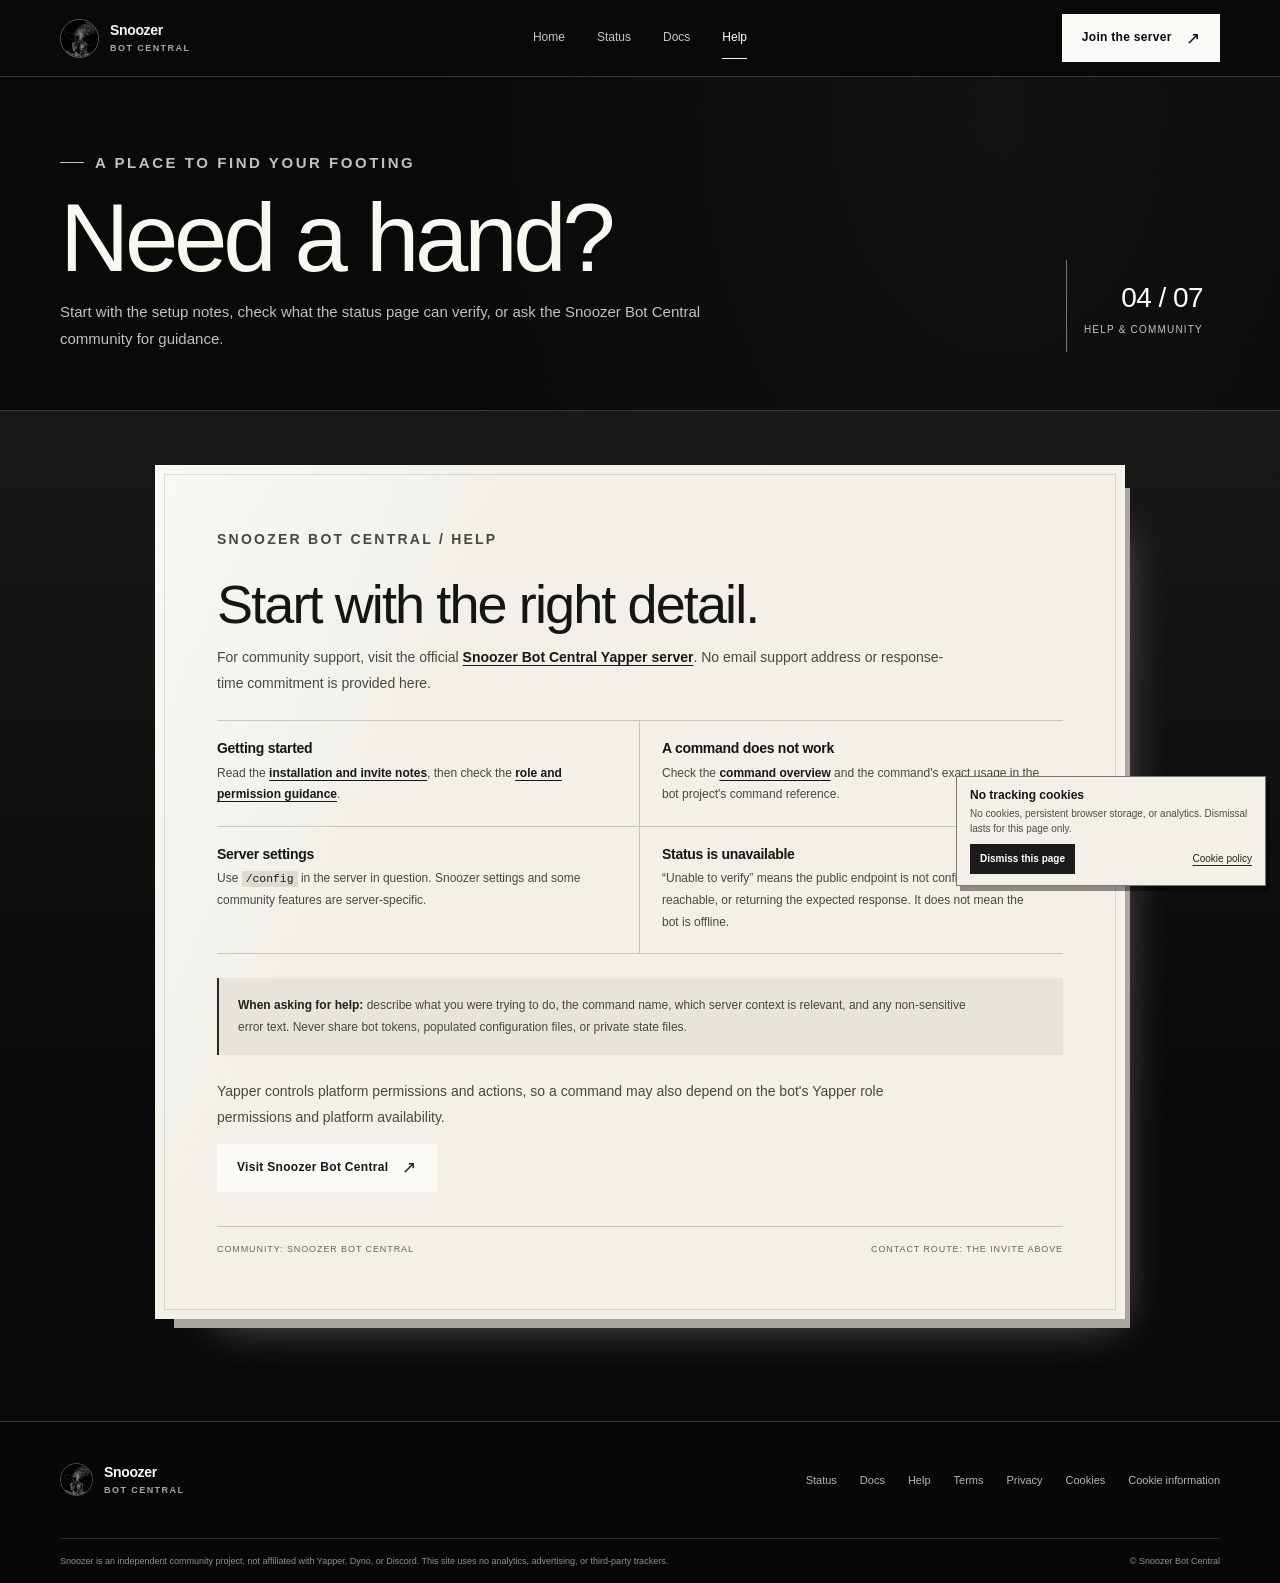
<file: help.html>
<!doctype html>
<html lang="en">
<head>
  <meta charset="utf-8">
  <meta name="viewport" content="width=device-width, initial-scale=1">
  <meta name="theme-color" content="#090909">
  <meta name="description" content="Find setup direction and community support for Snoozer Bot Central.">
  <meta property="og:type" content="website">
  <meta property="og:title" content="Help — Snoozer Bot Central">
  <meta property="og:description" content="A few useful places to start if you need help with Snoozer.">
  <meta property="og:url" content="https://truwty.github.io/Snoozer-Bot-Central/help.html">
  <meta property="og:image" content="https://truwty.github.io/Snoozer-Bot-Central/assets/images/snoozer-banner.png">
  <link rel="canonical" href="https://truwty.github.io/Snoozer-Bot-Central/help.html">
  <title>Help — Snoozer Bot Central</title>
  <link rel="icon" type="image/png" href="assets/images/snoozer-central-avatar.png">
  <link rel="stylesheet" href="assets/css/site.css">
  <script src="assets/js/site.js" defer></script>
</head>
<body>
  <a class="skip-link" href="#main">Skip to content</a>
  <header class="site-header">
    <div class="wrap header-inner">
      <a class="wordmark" href="index.html" aria-label="Snoozer Bot Central home"><img src="assets/images/snoozer-central-avatar.png" alt=""><span>Snoozer<small>Bot Central</small></span></a>
      <nav class="primary-nav" aria-label="Main navigation"><a href="index.html">Home</a><a href="status.html">Status</a><a href="docs.html">Docs</a><a href="help.html" aria-current="page">Help</a></nav>
      <div class="header-action"><a class="button" href="https://yapper.website/invite/h4mQ4fJ6">Join the server <span class="arrow" aria-hidden="true">↗</span></a></div>
    </div>
  </header>
  <main id="main">
    <section class="page-intro">
      <div class="wrap page-intro-grid">
        <div><p class="eyebrow">A place to find your footing</p><h1>Need a hand?</h1><p>Start with the setup notes, check what the status page can verify, or ask the Snoozer Bot Central community for guidance.</p></div>
        <div class="page-index"><strong>04 / 07</strong>Help &amp; community</div>
      </div>
    </section>
    <section class="paper-stage">
      <article class="paper-sheet">
        <p class="paper-kicker">Snoozer Bot Central / Help</p>
        <h2>Start with the right detail.</h2>
        <p>For community support, visit the official <a href="https://yapper.website/invite/h4mQ4fJ6">Snoozer Bot Central Yapper server</a>. No email support address or response-time commitment is provided here.</p>
        <div class="help-routes">
          <section class="help-route"><h3>Getting started</h3><p>Read the <a href="docs.html#invite">installation and invite notes</a>, then check the <a href="docs.html#roles">role and permission guidance</a>.</p></section>
          <section class="help-route"><h3>A command does not work</h3><p>Check the <a href="docs.html#commands">command overview</a> and the command's exact usage in the bot project's command reference.</p></section>
          <section class="help-route"><h3>Server settings</h3><p>Use <code>/config</code> in the server in question. Snoozer settings and some community features are server-specific.</p></section>
          <section class="help-route"><h3>Status is unavailable</h3><p>“Unable to verify” means the public endpoint is not configured, reachable, or returning the expected response. It does not mean the bot is offline.</p></section>
        </div>
        <div class="callout"><p><strong>When asking for help:</strong> describe what you were trying to do, the command name, which server context is relevant, and any non-sensitive error text. Never share bot tokens, populated configuration files, or private state files.</p></div>
        <p>Yapper controls platform permissions and actions, so a command may also depend on the bot's Yapper role permissions and platform availability.</p>
        <p><a class="button" href="https://yapper.website/invite/h4mQ4fJ6">Visit Snoozer Bot Central <span class="arrow" aria-hidden="true">↗</span></a></p>
        <div class="paper-meta"><span>Community: Snoozer Bot Central</span><span>Contact route: the invite above</span></div>
      </article>
    </section>
  </main>
  <footer class="site-footer">
    <div class="wrap footer-main"><a class="wordmark" href="index.html" aria-label="Snoozer Bot Central home"><img src="assets/images/snoozer-central-avatar.png" alt=""><span>Snoozer<small>Bot Central</small></span></a><nav class="footer-links" aria-label="Footer navigation"><a href="status.html">Status</a><a href="docs.html">Docs</a><a href="help.html">Help</a><a href="terms.html">Terms</a><a href="privacy.html">Privacy</a><a href="cookies.html">Cookies</a><button type="button" data-open-cookie-info>Cookie information</button></nav></div>
    <div class="wrap footer-bottom"><p>Snoozer is an independent community project, not affiliated with Yapper, Dyno, or Discord. This site uses no analytics, advertising, or third-party trackers.</p><span>© Snoozer Bot Central</span></div>
  </footer>
  <aside class="cookie-notice" data-cookie-notice aria-labelledby="cookie-notice-title"><h2 id="cookie-notice-title">No tracking cookies</h2><p>No cookies, persistent browser storage, or analytics. Dismissal lasts for this page only.</p><div class="cookie-notice-actions"><button type="button" data-dismiss-notice>Dismiss this page</button><a href="cookies.html">Cookie policy</a></div></aside>
  <dialog class="cookie-dialog" data-cookie-dialog aria-labelledby="cookie-dialog-title"><h2 id="cookie-dialog-title">Cookie information</h2><p>This site does not set cookies or use localStorage, sessionStorage, analytics, advertising, or third-party trackers. There are no optional tracking cookies to accept or reject.</p><button type="button" data-close-cookie-info>Close</button></dialog>
</body>
</html>
</file>
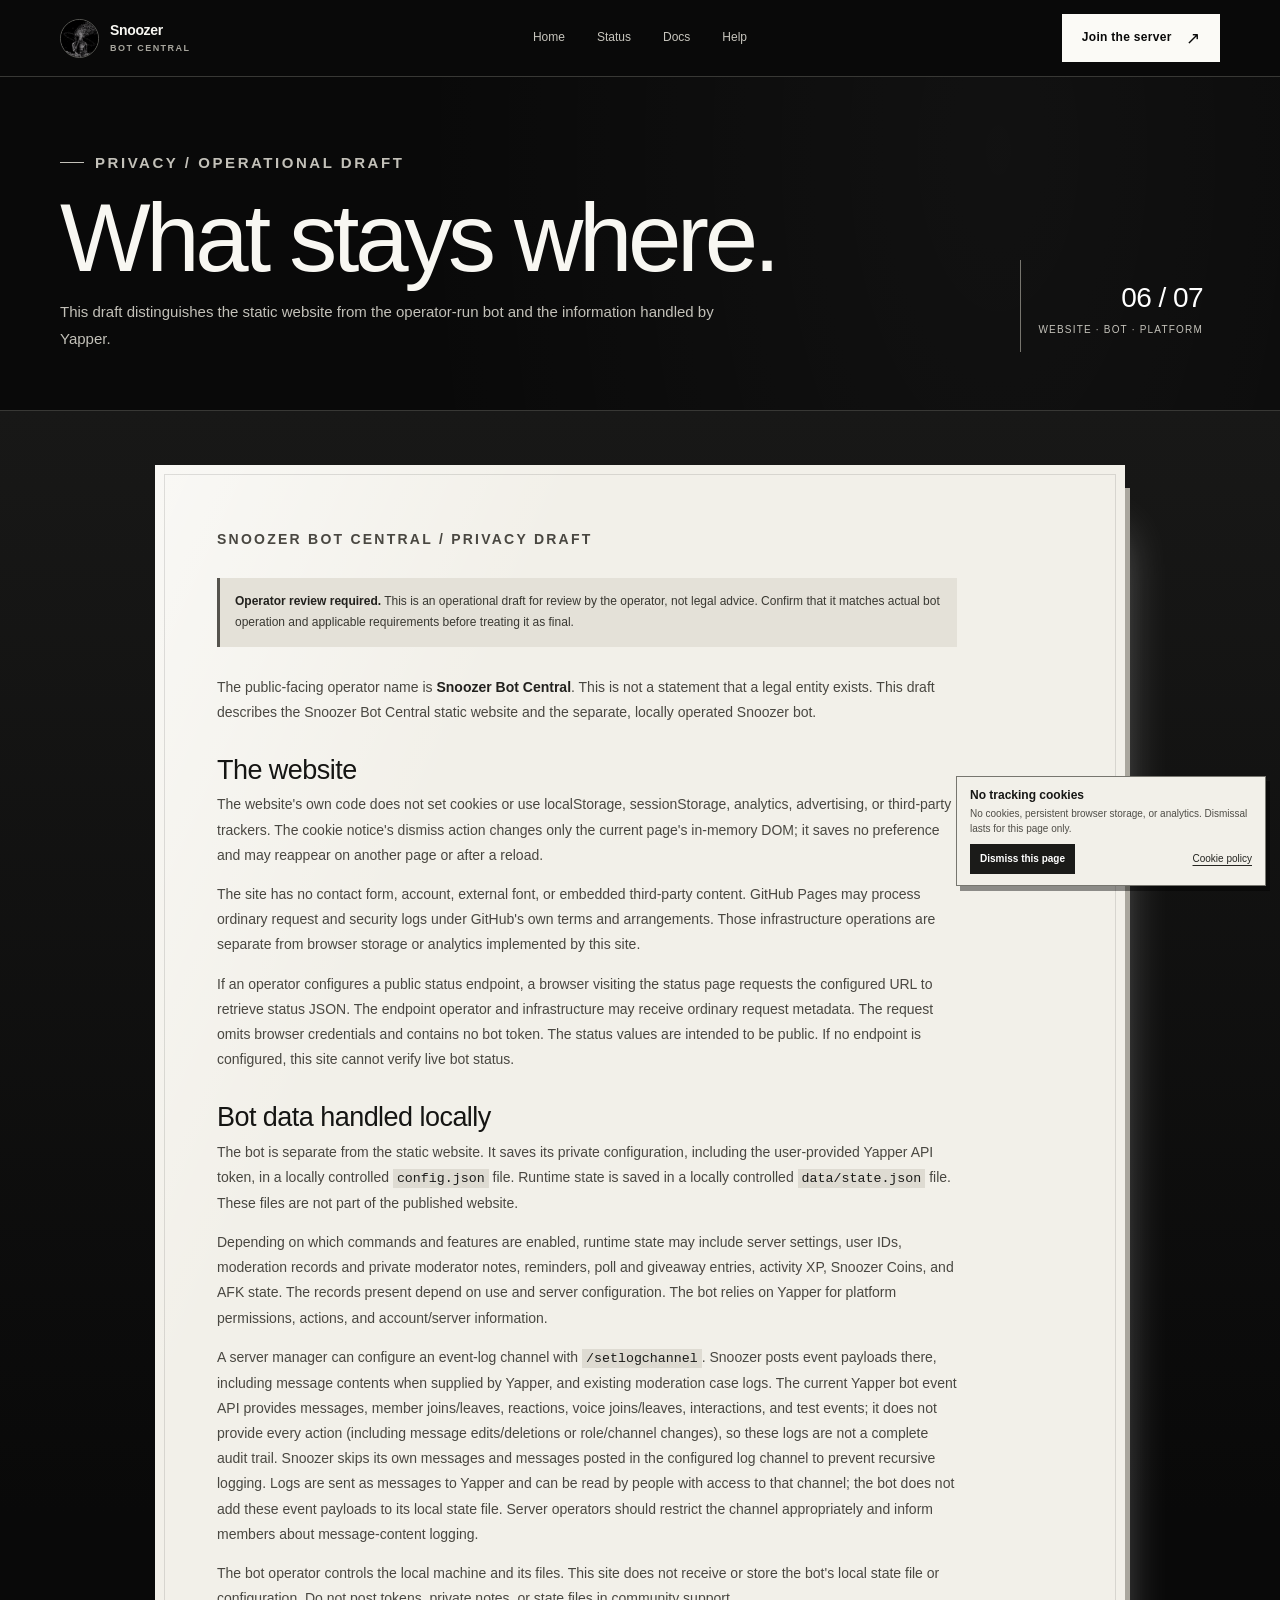
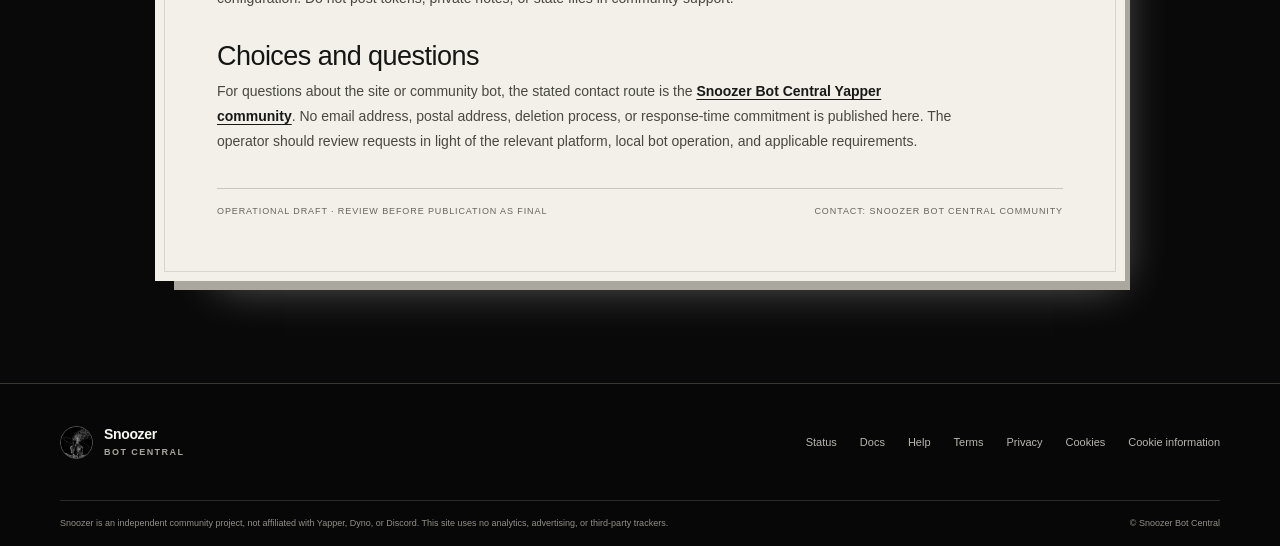
<file: privacy.html>
<!doctype html>
<html lang="en">
<head>
  <meta charset="utf-8">
  <meta name="viewport" content="width=device-width, initial-scale=1">
  <meta name="theme-color" content="#090909">
  <meta name="description" content="Read the operational draft privacy information for the Snoozer Bot Central website and bot.">
  <meta property="og:type" content="website">
  <meta property="og:title" content="Privacy — Snoozer Bot Central">
  <meta property="og:description" content="Operational draft privacy information for Snoozer Bot Central.">
  <meta property="og:url" content="https://truwty.github.io/Snoozer-Bot-Central/privacy.html">
  <meta property="og:image" content="https://truwty.github.io/Snoozer-Bot-Central/assets/images/snoozer-banner.png">
  <link rel="canonical" href="https://truwty.github.io/Snoozer-Bot-Central/privacy.html">
  <title>Privacy — Snoozer Bot Central</title>
  <link rel="icon" type="image/png" href="assets/images/snoozer-central-avatar.png">
  <link rel="stylesheet" href="assets/css/site.css">
  <script src="assets/js/site.js" defer></script>
</head>
<body>
  <a class="skip-link" href="#main">Skip to content</a>
  <header class="site-header">
    <div class="wrap header-inner">
      <a class="wordmark" href="index.html" aria-label="Snoozer Bot Central home"><img src="assets/images/snoozer-central-avatar.png" alt=""><span>Snoozer<small>Bot Central</small></span></a>
      <nav class="primary-nav" aria-label="Main navigation"><a href="index.html">Home</a><a href="status.html">Status</a><a href="docs.html">Docs</a><a href="help.html">Help</a></nav>
      <div class="header-action"><a class="button" href="https://yapper.website/invite/h4mQ4fJ6">Join the server <span class="arrow" aria-hidden="true">↗</span></a></div>
    </div>
  </header>
  <main id="main">
    <section class="page-intro"><div class="wrap page-intro-grid"><div><p class="eyebrow">Privacy / operational draft</p><h1>What stays where.</h1><p>This draft distinguishes the static website from the operator-run bot and the information handled by Yapper.</p></div><div class="page-index"><strong>06 / 07</strong>Website · Bot · Platform</div></div></section>
    <section class="paper-stage"><article class="paper-sheet">
      <p class="paper-kicker">Snoozer Bot Central / Privacy draft</p>
      <p class="legal-draft"><strong>Operator review required.</strong> This is an operational draft for review by the operator, not legal advice. Confirm that it matches actual bot operation and applicable requirements before treating it as final.</p>
      <p>The public-facing operator name is <strong>Snoozer Bot Central</strong>. This is not a statement that a legal entity exists. This draft describes the Snoozer Bot Central static website and the separate, locally operated Snoozer bot.</p>
      <h3>The website</h3>
      <p>The website's own code does not set cookies or use localStorage, sessionStorage, analytics, advertising, or third-party trackers. The cookie notice's dismiss action changes only the current page's in-memory DOM; it saves no preference and may reappear on another page or after a reload.</p>
      <p>The site has no contact form, account, external font, or embedded third-party content. GitHub Pages may process ordinary request and security logs under GitHub's own terms and arrangements. Those infrastructure operations are separate from browser storage or analytics implemented by this site.</p>
      <p>If an operator configures a public status endpoint, a browser visiting the status page requests the configured URL to retrieve status JSON. The endpoint operator and infrastructure may receive ordinary request metadata. The request omits browser credentials and contains no bot token. The status values are intended to be public. If no endpoint is configured, this site cannot verify live bot status.</p>
      <h3>Bot data handled locally</h3>
      <p>The bot is separate from the static website. It saves its private configuration, including the user-provided Yapper API token, in a locally controlled <code>config.json</code> file. Runtime state is saved in a locally controlled <code>data/state.json</code> file. These files are not part of the published website.</p>
      <p>Depending on which commands and features are enabled, runtime state may include server settings, user IDs, moderation records and private moderator notes, reminders, poll and giveaway entries, activity XP, Snoozer Coins, and AFK state. The records present depend on use and server configuration. The bot relies on Yapper for platform permissions, actions, and account/server information.</p>
      <p>A server manager can configure an event-log channel with <code>/setlogchannel</code>. Snoozer posts event payloads there, including message contents when supplied by Yapper, and existing moderation case logs. The current Yapper bot event API provides messages, member joins/leaves, reactions, voice joins/leaves, interactions, and test events; it does not provide every action (including message edits/deletions or role/channel changes), so these logs are not a complete audit trail. Snoozer skips its own messages and messages posted in the configured log channel to prevent recursive logging. Logs are sent as messages to Yapper and can be read by people with access to that channel; the bot does not add these event payloads to its local state file. Server operators should restrict the channel appropriately and inform members about message-content logging.</p>
      <p>The bot operator controls the local machine and its files. This site does not receive or store the bot's local state file or configuration. Do not post tokens, private notes, or state files in community support.</p>
      <h3>Choices and questions</h3>
      <p>For questions about the site or community bot, the stated contact route is the <a href="https://yapper.website/invite/h4mQ4fJ6">Snoozer Bot Central Yapper community</a>. No email address, postal address, deletion process, or response-time commitment is published here. The operator should review requests in light of the relevant platform, local bot operation, and applicable requirements.</p>
      <div class="paper-meta"><span>Operational draft · Review before publication as final</span><span>Contact: Snoozer Bot Central community</span></div>
    </article></section>
  </main>
  <footer class="site-footer">
    <div class="wrap footer-main"><a class="wordmark" href="index.html" aria-label="Snoozer Bot Central home"><img src="assets/images/snoozer-central-avatar.png" alt=""><span>Snoozer<small>Bot Central</small></span></a><nav class="footer-links" aria-label="Footer navigation"><a href="status.html">Status</a><a href="docs.html">Docs</a><a href="help.html">Help</a><a href="terms.html">Terms</a><a href="privacy.html">Privacy</a><a href="cookies.html">Cookies</a><button type="button" data-open-cookie-info>Cookie information</button></nav></div>
    <div class="wrap footer-bottom"><p>Snoozer is an independent community project, not affiliated with Yapper, Dyno, or Discord. This site uses no analytics, advertising, or third-party trackers.</p><span>© Snoozer Bot Central</span></div>
  </footer>
  <aside class="cookie-notice" data-cookie-notice aria-labelledby="cookie-notice-title"><h2 id="cookie-notice-title">No tracking cookies</h2><p>No cookies, persistent browser storage, or analytics. Dismissal lasts for this page only.</p><div class="cookie-notice-actions"><button type="button" data-dismiss-notice>Dismiss this page</button><a href="cookies.html">Cookie policy</a></div></aside>
  <dialog class="cookie-dialog" data-cookie-dialog aria-labelledby="cookie-dialog-title"><h2 id="cookie-dialog-title">Cookie information</h2><p>This site does not set cookies or use localStorage, sessionStorage, analytics, advertising, or third-party trackers. There are no optional tracking cookies to accept or reject.</p><button type="button" data-close-cookie-info>Close</button></dialog>
</body>
</html>
</file>
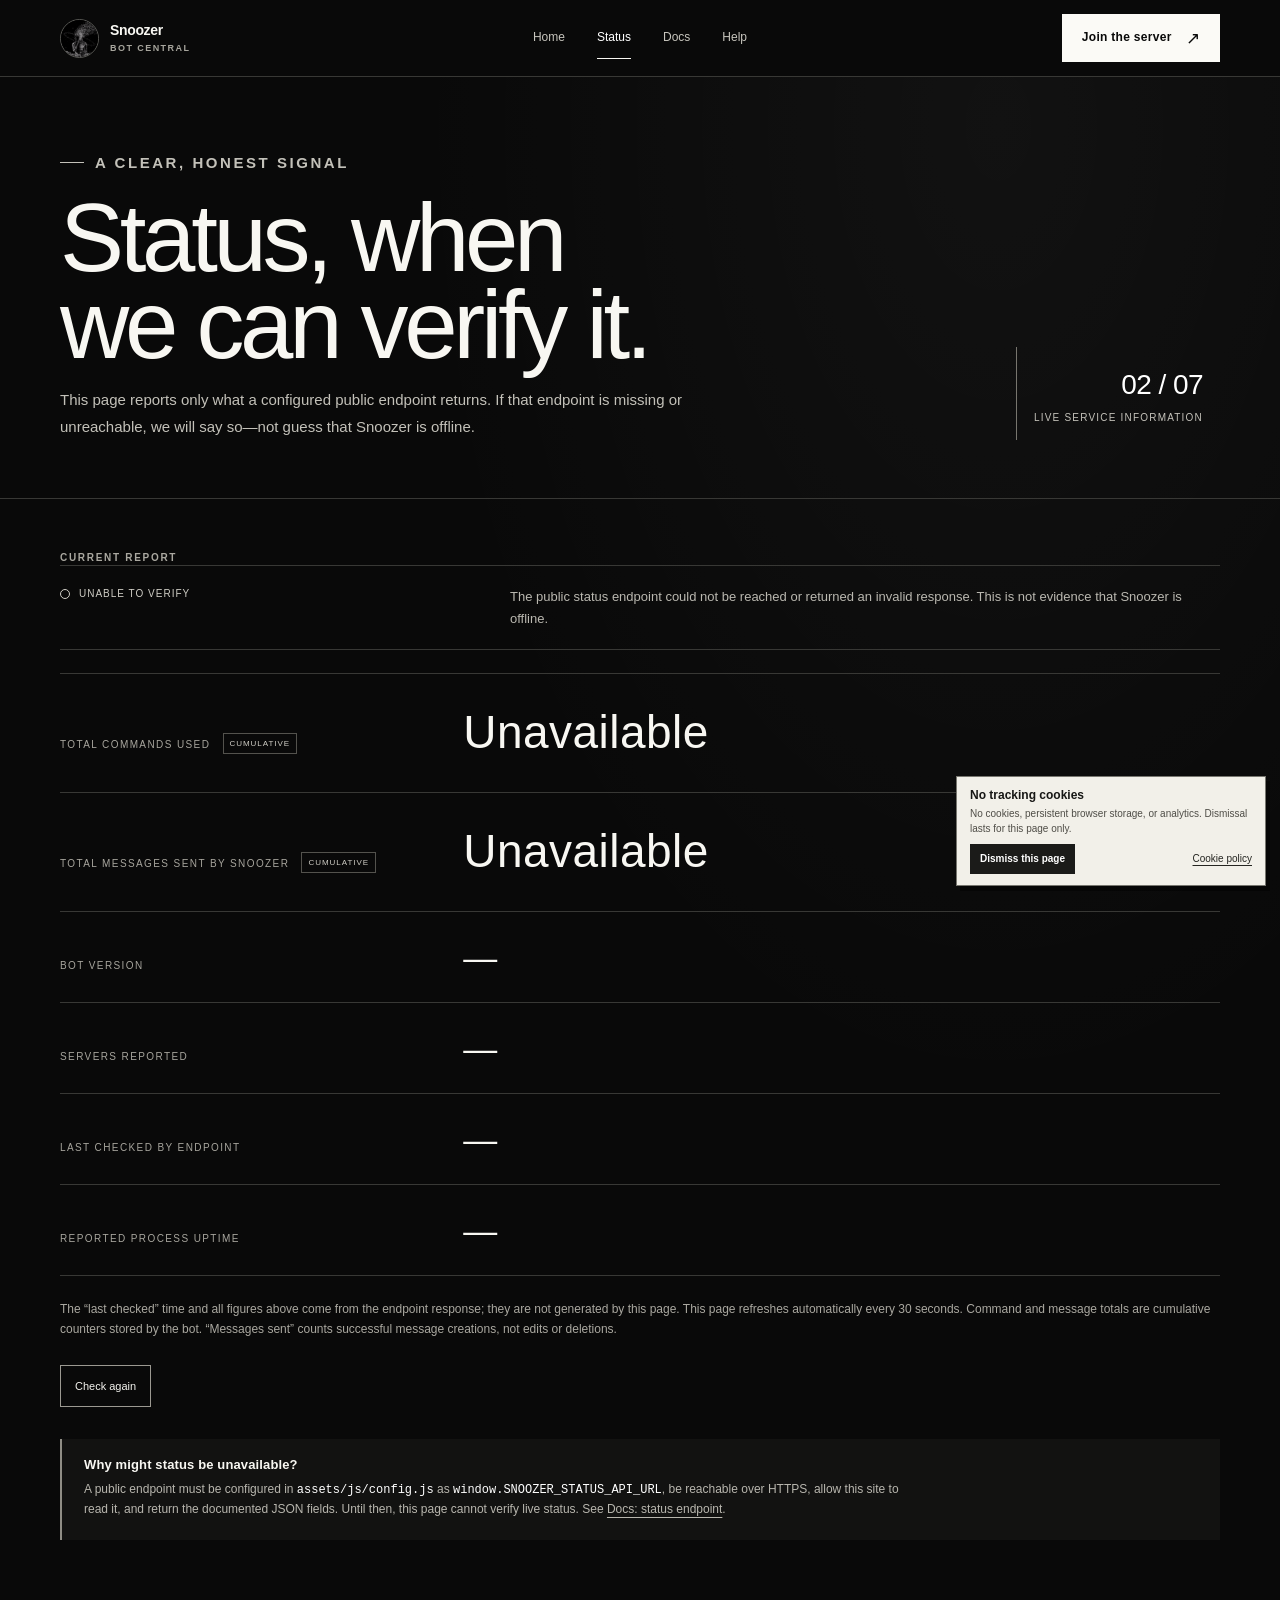
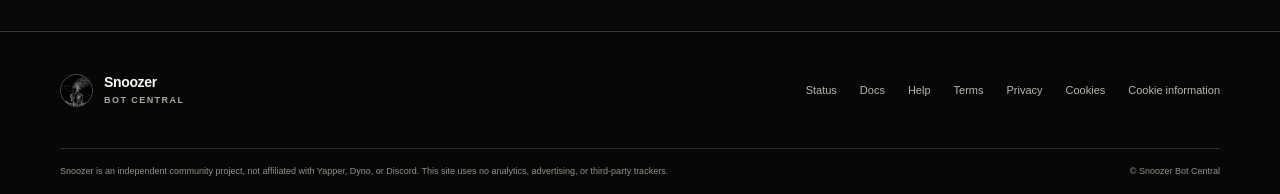
<file: status.html>
<!doctype html>
<html lang="en">
<head>
  <meta charset="utf-8">
  <meta name="viewport" content="width=device-width, initial-scale=1">
  <meta name="theme-color" content="#090909">
  <meta name="description" content="Check what Snoozer Bot Central's configured public status endpoint reports.">
  <meta property="og:type" content="website">
  <meta property="og:title" content="Snoozer Bot Central — Status">
  <meta property="og:description" content="A transparent view of Snoozer's status, when a public endpoint is configured.">
  <meta property="og:url" content="https://truwty.github.io/Snoozer-Bot-Central/status.html">
  <meta property="og:image" content="https://truwty.github.io/Snoozer-Bot-Central/assets/images/snoozer-banner.png">
  <link rel="canonical" href="https://truwty.github.io/Snoozer-Bot-Central/status.html">
  <title>Status — Snoozer Bot Central</title>
  <link rel="icon" type="image/png" href="assets/images/snoozer-central-avatar.png">
  <link rel="stylesheet" href="assets/css/site.css">
  <script src="assets/js/config.js" defer></script>
  <script src="assets/js/site.js" defer></script>
  <script src="assets/js/status.js" defer></script>
</head>
<body>
  <a class="skip-link" href="#main">Skip to content</a>
  <header class="site-header">
    <div class="wrap header-inner">
      <a class="wordmark" href="index.html" aria-label="Snoozer Bot Central home"><img src="assets/images/snoozer-central-avatar.png" alt=""><span>Snoozer<small>Bot Central</small></span></a>
      <nav class="primary-nav" aria-label="Main navigation">
        <a href="index.html">Home</a><a href="status.html" aria-current="page">Status</a><a href="docs.html">Docs</a><a href="help.html">Help</a>
      </nav>
      <div class="header-action"><a class="button" href="https://yapper.website/invite/h4mQ4fJ6">Join the server <span class="arrow" aria-hidden="true">↗</span></a></div>
    </div>
  </header>
  <main id="main">
    <section class="page-intro">
      <div class="wrap page-intro-grid">
        <div><p class="eyebrow">A clear, honest signal</p><h1>Status, when we can verify it.</h1><p>This page reports only what a configured public endpoint returns. If that endpoint is missing or unreachable, we will say so—not guess that Snoozer is offline.</p></div>
        <div class="page-index"><strong>02 / 07</strong>Live service information</div>
      </div>
    </section>
    <section class="wrap status-section" aria-labelledby="status-heading">
      <h2 id="status-heading" class="micro-label">Current report</h2>
      <div class="status-banner" role="status" aria-live="polite">
        <span class="status-indicator" data-status-label data-state="checking">Checking</span>
        <p data-status-explanation>No status report has been loaded yet.</p>
      </div>
      <dl class="status-record">
        <div class="status-row status-row--metric"><dt>Total commands used <span class="status-live">Cumulative</span></dt><dd data-command-count aria-live="polite">—</dd></div>
        <div class="status-row status-row--metric"><dt>Total messages sent by Snoozer <span class="status-live">Cumulative</span></dt><dd data-message-sent-count aria-live="polite">—</dd></div>
        <div class="status-row"><dt>Bot version</dt><dd data-version>—</dd></div>
        <div class="status-row"><dt>Servers reported</dt><dd data-server-count>—</dd></div>
        <div class="status-row"><dt>Last checked by endpoint</dt><dd data-checked-at>—</dd></div>
        <div class="status-row"><dt>Reported process uptime</dt><dd data-uptime>—</dd></div>
      </dl>
      <p class="status-source">The “last checked” time and all figures above come from the endpoint response; they are not generated by this page. This page refreshes automatically every 30 seconds. Command and message totals are cumulative counters stored by the bot. “Messages sent” counts successful message creations, not edits or deletions.</p>
      <button class="status-refresh" type="button" data-status-refresh>Check again</button>
      <aside class="status-howto">
        <h2>Why might status be unavailable?</h2>
        <p>A public endpoint must be configured in <code>assets/js/config.js</code> as <code>window.SNOOZER_STATUS_API_URL</code>, be reachable over HTTPS, allow this site to read it, and return the documented JSON fields. Until then, this page cannot verify live status. See <a class="text-link" href="docs.html#status-endpoint">Docs: status endpoint</a>.</p>
      </aside>
    </section>
  </main>
  <footer class="site-footer">
    <div class="wrap footer-main">
      <a class="wordmark" href="index.html" aria-label="Snoozer Bot Central home"><img src="assets/images/snoozer-central-avatar.png" alt=""><span>Snoozer<small>Bot Central</small></span></a>
      <nav class="footer-links" aria-label="Footer navigation"><a href="status.html">Status</a><a href="docs.html">Docs</a><a href="help.html">Help</a><a href="terms.html">Terms</a><a href="privacy.html">Privacy</a><a href="cookies.html">Cookies</a><button type="button" data-open-cookie-info>Cookie information</button></nav>
    </div>
    <div class="wrap footer-bottom"><p>Snoozer is an independent community project, not affiliated with Yapper, Dyno, or Discord. This site uses no analytics, advertising, or third-party trackers.</p><span>© Snoozer Bot Central</span></div>
  </footer>
  <aside class="cookie-notice" data-cookie-notice aria-labelledby="cookie-notice-title"><h2 id="cookie-notice-title">No tracking cookies</h2><p>No cookies, persistent browser storage, or analytics. Dismissal lasts for this page only.</p><div class="cookie-notice-actions"><button type="button" data-dismiss-notice>Dismiss this page</button><a href="cookies.html">Cookie policy</a></div></aside>
  <dialog class="cookie-dialog" data-cookie-dialog aria-labelledby="cookie-dialog-title"><h2 id="cookie-dialog-title">Cookie information</h2><p>This site does not set cookies or use localStorage, sessionStorage, analytics, advertising, or third-party trackers. There are no optional tracking cookies to accept or reject.</p><button type="button" data-close-cookie-info>Close</button></dialog>
</body>
</html>
</file>
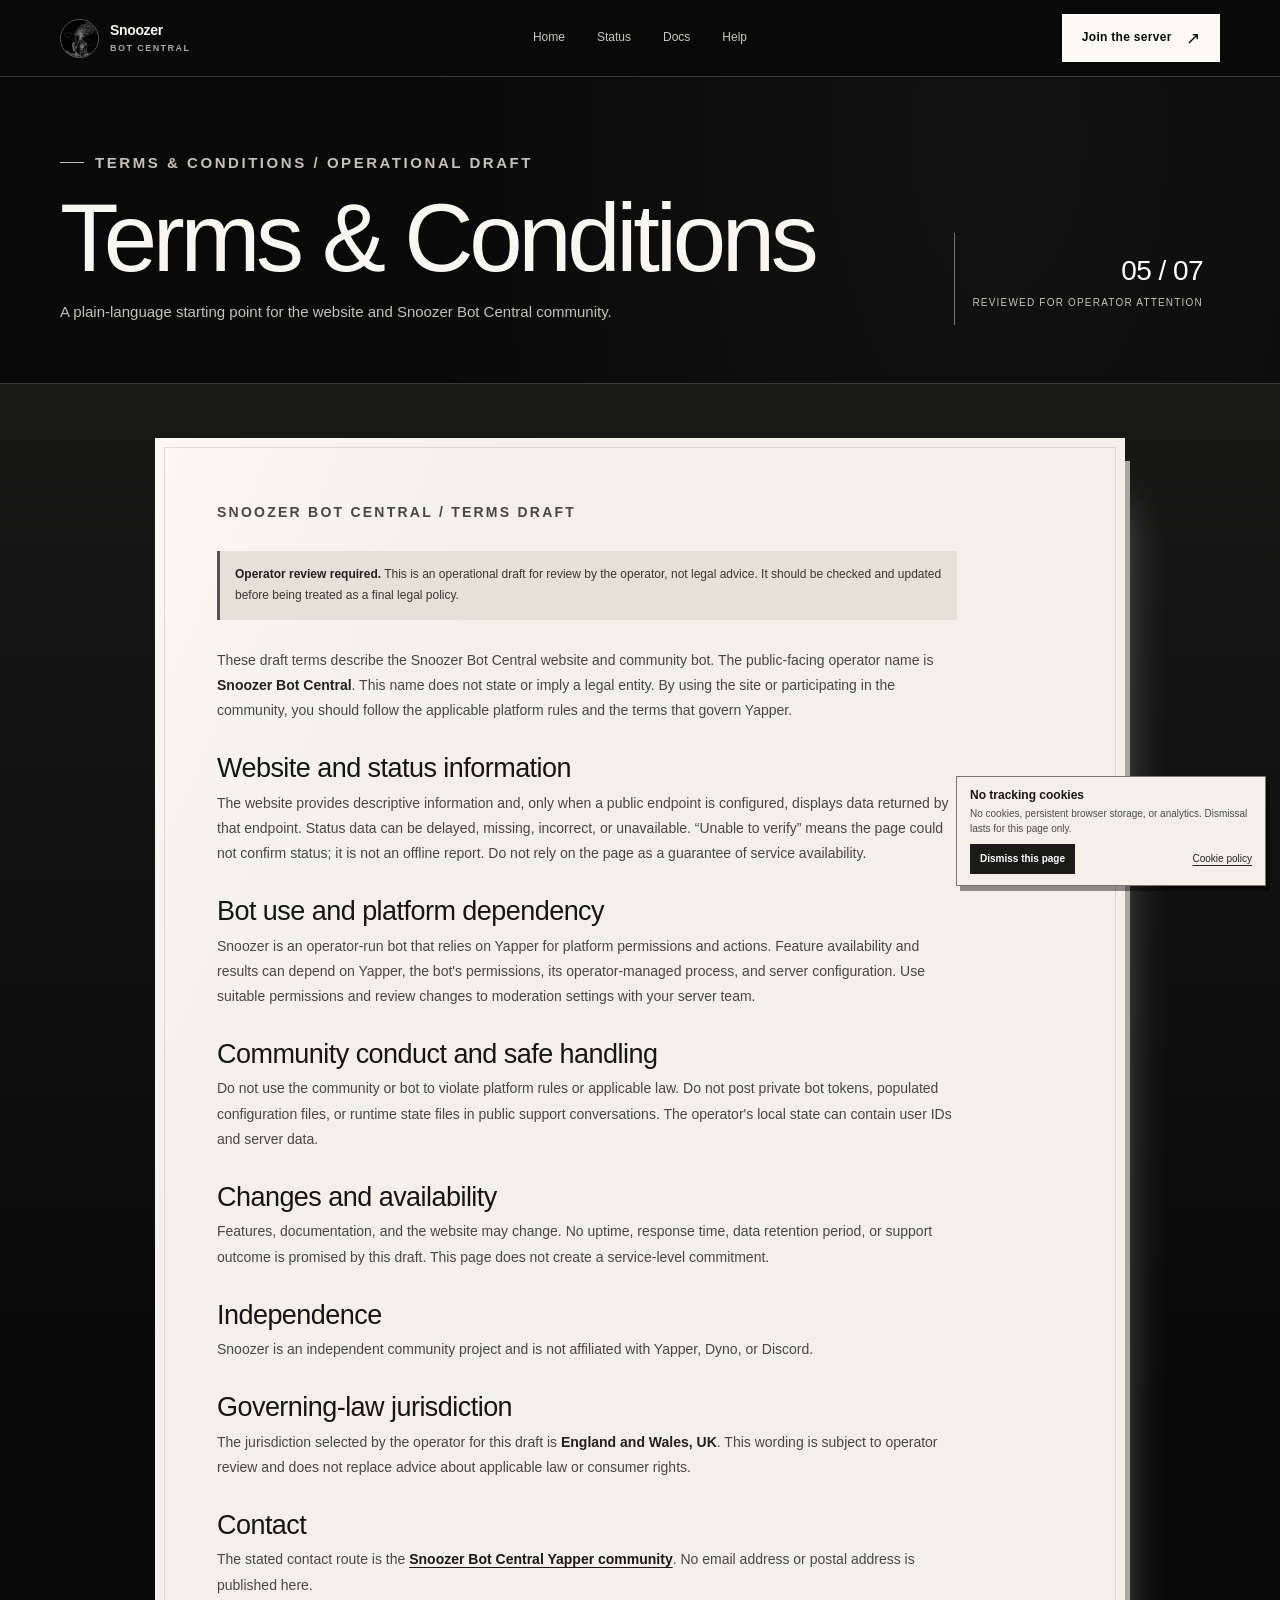
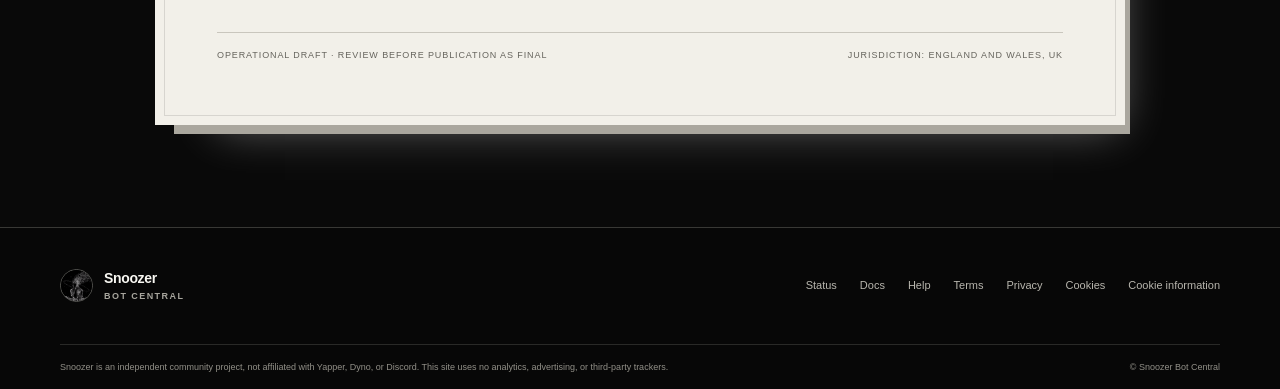
<file: terms.html>
<!doctype html>
<html lang="en">
<head>
  <meta charset="utf-8">
  <meta name="viewport" content="width=device-width, initial-scale=1">
  <meta name="theme-color" content="#090909">
  <meta name="description" content="Read the operational draft Terms & Conditions for the Snoozer Bot Central website and community bot.">
  <meta property="og:type" content="website">
  <meta property="og:title" content="Terms & Conditions — Snoozer Bot Central">
  <meta property="og:description" content="Operational draft terms for Snoozer Bot Central.">
  <meta property="og:url" content="https://truwty.github.io/Snoozer-Bot-Central/terms.html">
  <meta property="og:image" content="https://truwty.github.io/Snoozer-Bot-Central/assets/images/snoozer-banner.png">
  <link rel="canonical" href="https://truwty.github.io/Snoozer-Bot-Central/terms.html">
  <title>Terms &amp; Conditions — Snoozer Bot Central</title>
  <link rel="icon" type="image/png" href="assets/images/snoozer-central-avatar.png">
  <link rel="stylesheet" href="assets/css/site.css">
  <script src="assets/js/site.js" defer></script>
</head>
<body>
  <a class="skip-link" href="#main">Skip to content</a>
  <header class="site-header">
    <div class="wrap header-inner">
      <a class="wordmark" href="index.html" aria-label="Snoozer Bot Central home"><img src="assets/images/snoozer-central-avatar.png" alt=""><span>Snoozer<small>Bot Central</small></span></a>
      <nav class="primary-nav" aria-label="Main navigation"><a href="index.html">Home</a><a href="status.html">Status</a><a href="docs.html">Docs</a><a href="help.html">Help</a></nav>
      <div class="header-action"><a class="button" href="https://yapper.website/invite/h4mQ4fJ6">Join the server <span class="arrow" aria-hidden="true">↗</span></a></div>
    </div>
  </header>
  <main id="main">
    <section class="page-intro"><div class="wrap page-intro-grid"><div><p class="eyebrow">Terms &amp; Conditions / operational draft</p><h1>Terms &amp; Conditions</h1><p>A plain-language starting point for the website and Snoozer Bot Central community.</p></div><div class="page-index"><strong>05 / 07</strong>Reviewed for operator attention</div></div></section>
    <section class="paper-stage"><article class="paper-sheet">
      <p class="paper-kicker">Snoozer Bot Central / Terms draft</p>
      <p class="legal-draft"><strong>Operator review required.</strong> This is an operational draft for review by the operator, not legal advice. It should be checked and updated before being treated as a final legal policy.</p>
      <p>These draft terms describe the Snoozer Bot Central website and community bot. The public-facing operator name is <strong>Snoozer Bot Central</strong>. This name does not state or imply a legal entity. By using the site or participating in the community, you should follow the applicable platform rules and the terms that govern Yapper.</p>
      <h3>Website and status information</h3>
      <p>The website provides descriptive information and, only when a public endpoint is configured, displays data returned by that endpoint. Status data can be delayed, missing, incorrect, or unavailable. “Unable to verify” means the page could not confirm status; it is not an offline report. Do not rely on the page as a guarantee of service availability.</p>
      <h3>Bot use and platform dependency</h3>
      <p>Snoozer is an operator-run bot that relies on Yapper for platform permissions and actions. Feature availability and results can depend on Yapper, the bot's permissions, its operator-managed process, and server configuration. Use suitable permissions and review changes to moderation settings with your server team.</p>
      <h3>Community conduct and safe handling</h3>
      <p>Do not use the community or bot to violate platform rules or applicable law. Do not post private bot tokens, populated configuration files, or runtime state files in public support conversations. The operator's local state can contain user IDs and server data.</p>
      <h3>Changes and availability</h3>
      <p>Features, documentation, and the website may change. No uptime, response time, data retention period, or support outcome is promised by this draft. This page does not create a service-level commitment.</p>
      <h3>Independence</h3>
      <p>Snoozer is an independent community project and is not affiliated with Yapper, Dyno, or Discord.</p>
      <h3>Governing-law jurisdiction</h3>
      <p>The jurisdiction selected by the operator for this draft is <strong>England and Wales, UK</strong>. This wording is subject to operator review and does not replace advice about applicable law or consumer rights.</p>
      <h3>Contact</h3>
      <p>The stated contact route is the <a href="https://yapper.website/invite/h4mQ4fJ6">Snoozer Bot Central Yapper community</a>. No email address or postal address is published here.</p>
      <div class="paper-meta"><span>Operational draft · Review before publication as final</span><span>Jurisdiction: England and Wales, UK</span></div>
    </article></section>
  </main>
  <footer class="site-footer">
    <div class="wrap footer-main"><a class="wordmark" href="index.html" aria-label="Snoozer Bot Central home"><img src="assets/images/snoozer-central-avatar.png" alt=""><span>Snoozer<small>Bot Central</small></span></a><nav class="footer-links" aria-label="Footer navigation"><a href="status.html">Status</a><a href="docs.html">Docs</a><a href="help.html">Help</a><a href="terms.html">Terms</a><a href="privacy.html">Privacy</a><a href="cookies.html">Cookies</a><button type="button" data-open-cookie-info>Cookie information</button></nav></div>
    <div class="wrap footer-bottom"><p>Snoozer is an independent community project, not affiliated with Yapper, Dyno, or Discord. This site uses no analytics, advertising, or third-party trackers.</p><span>© Snoozer Bot Central</span></div>
  </footer>
  <aside class="cookie-notice" data-cookie-notice aria-labelledby="cookie-notice-title"><h2 id="cookie-notice-title">No tracking cookies</h2><p>No cookies, persistent browser storage, or analytics. Dismissal lasts for this page only.</p><div class="cookie-notice-actions"><button type="button" data-dismiss-notice>Dismiss this page</button><a href="cookies.html">Cookie policy</a></div></aside>
  <dialog class="cookie-dialog" data-cookie-dialog aria-labelledby="cookie-dialog-title"><h2 id="cookie-dialog-title">Cookie information</h2><p>This site does not set cookies or use localStorage, sessionStorage, analytics, advertising, or third-party trackers. There are no optional tracking cookies to accept or reject.</p><button type="button" data-close-cookie-info>Close</button></dialog>
</body>
</html>
</file>
<file: assets/css/site.css>
:root {
  color-scheme: dark;
  --ink: #090909;
  --ink-soft: #151515;
  --paper: #f2f0e9;
  --paper-light: #fbfaf6;
  --paper-muted: #dedbd2;
  --line-dark: #383835;
  --line-paper: #c9c6bd;
  --text: #f8f7f2;
  --text-muted: #bbb9b1;
  --paper-ink: #151513;
  --paper-muted-ink: #5c5a54;
  --accent: #d2d0c8;
  --display: Impact, Haettenschweiler, "Arial Narrow Bold", sans-serif;
  --body: "Segoe UI", "Helvetica Neue", Helvetica, Arial, sans-serif;
  --measure: 1160px;
  font-family: var(--body);
  background: var(--ink);
  color: var(--text);
  font-synthesis: none;
  text-rendering: optimizeLegibility;
  -webkit-font-smoothing: antialiased;
}

* { box-sizing: border-box; }
html { scroll-behavior: smooth; scroll-padding-top: 100px; }
body {
  margin: 0;
  background:
    radial-gradient(ellipse at 78% 7%, rgba(255,255,255,.035), transparent 37rem),
    var(--ink);
  color: var(--text);
  font-size: 16px;
  line-height: 1.65;
}
img { display: block; max-width: 100%; }
a { color: inherit; }
button { font: inherit; }
a:focus-visible, button:focus-visible, summary:focus-visible {
  outline: 2px solid currentColor;
  outline-offset: 4px;
}
.skip-link {
  position: fixed;
  z-index: 30;
  top: 12px;
  left: 12px;
  padding: 10px 14px;
  transform: translateY(-160%);
  background: var(--paper-light);
  color: var(--ink);
  font-weight: 700;
}
.skip-link:focus { transform: translateY(0); }
.wrap { width: min(var(--measure), calc(100% - 64px)); margin-inline: auto; }

.site-header {
  position: sticky;
  z-index: 15;
  top: 0;
  border-bottom: 1px solid var(--line-dark);
  background: #090909;
}
.header-inner {
  min-height: 76px;
  display: grid;
  grid-template-columns: 1fr auto 1fr;
  align-items: center;
  gap: 24px;
}
.wordmark {
  display: inline-flex;
  align-items: center;
  width: fit-content;
  gap: 11px;
  color: var(--text);
  font-size: 14px;
  font-weight: 750;
  letter-spacing: -.025em;
  line-height: 1.2;
  text-decoration: none;
}
.wordmark img {
  width: 39px;
  aspect-ratio: 1;
  border: 1px solid #585854;
  border-radius: 50%;
  object-fit: cover;
}
.wordmark small {
  display: block;
  margin-top: 4px;
  color: #a7a59d;
  font-size: 9px;
  font-weight: 550;
  letter-spacing: .16em;
  text-transform: uppercase;
}
.primary-nav { display: flex; align-items: center; gap: clamp(17px, 2.5vw, 33px); }
.primary-nav a {
  min-height: 42px;
  display: inline-flex;
  align-items: center;
  border-bottom: 1px solid transparent;
  color: #c7c5bd;
  font-size: 12px;
  text-decoration: none;
  transition: color .18s ease, border-color .18s ease;
}
.primary-nav a:hover, .primary-nav a[aria-current="page"] {
  border-bottom-color: #f8f7f2;
  color: #fff;
}
.header-action { justify-self: end; }
.button {
  min-height: 48px;
  display: inline-flex;
  align-items: center;
  justify-content: center;
  gap: 14px;
  padding: 0 19px;
  border: 1px solid var(--paper-light);
  background: var(--paper-light);
  color: var(--ink);
  font-size: 12px;
  font-weight: 750;
  letter-spacing: .025em;
  line-height: 1.3;
  text-decoration: none;
  transition: color .18s ease, background .18s ease, transform .18s ease;
}
.button:hover { transform: translateY(-2px); background: transparent; color: var(--paper-light); }
.button .arrow { font-size: 17px; line-height: 1; }
.button-quiet { background: transparent; color: var(--paper-light); }
.button-quiet:hover { background: var(--paper-light); color: var(--ink); }
.text-link { text-underline-offset: 4px; text-decoration-thickness: 1px; }
.text-link:hover { text-decoration-thickness: 2px; }

.eyebrow, .section-kicker, .micro-label {
  display: flex;
  align-items: center;
  gap: 11px;
  margin: 0;
  color: #aaa8a0;
  font-size: 10px;
  font-weight: 650;
  letter-spacing: .17em;
  line-height: 1.45;
  text-transform: uppercase;
}
.eyebrow::before {
  width: 24px;
  height: 1px;
  flex: 0 0 auto;
  content: "";
  background: currentColor;
}
h1, h2, h3, p { margin-top: 0; }
h1, h2, h3 { text-wrap: balance; }
h1, h2, .display-face { font-family: var(--display); font-weight: 400; }
h1 { letter-spacing: -.045em; line-height: .91; }
h2 { letter-spacing: -.035em; line-height: .98; }
.muted { color: var(--text-muted); }
.hairline { border: 0; border-top: 1px solid var(--line-dark); }

/* Home */
.hero {
  min-height: 650px;
  display: grid;
  grid-template-columns: minmax(0, 1fr) minmax(390px, .98fr);
  align-items: center;
  gap: clamp(42px, 7vw, 92px);
  padding-block: 76px 88px;
}
.hero h1 {
  max-width: 690px;
  margin: 26px 0 23px;
  font-size: clamp(72px, 8vw, 108px);
}
.hero h1 span { color: #96958f; }
.hero-copy { max-width: 480px; margin-bottom: 29px; color: #cbc9c1; font-size: 16px; line-height: 1.75; }
.hero-actions { display: flex; flex-wrap: wrap; gap: 12px; }
.hero-note { margin: 22px 0 0; color: #8e8c85; font-size: 11px; }
.hero-note strong { color: #d0cec6; font-weight: 650; }
.hero-art {
  position: relative;
  isolation: isolate;
  margin: 0;
  padding: 15px;
  border: 1px solid #41413d;
  background: linear-gradient(132deg, #1c1c1a, #0e0e0d 63%);
  box-shadow: 20px 24px 0 -13px #343431, 42px 45px 50px -40px #b3b0a6;
  transform: perspective(1300px) rotateY(-3deg) rotateX(1deg);
}
.hero-art::before, .hero-art::after {
  position: absolute;
  z-index: -1;
  width: 92px;
  height: 92px;
  content: "";
  border-color: #77766f;
  border-style: solid;
  opacity: .65;
}
.hero-art::before { top: -7px; right: -7px; border-width: 1px 1px 0 0; }
.hero-art::after { bottom: -7px; left: -7px; border-width: 0 0 1px 1px; }
.banner-frame { position: relative; overflow: hidden; aspect-ratio: 16 / 9; background: #222; }
.banner-frame img { width: 100%; height: 100%; object-fit: cover; }
.art-index {
  position: absolute;
  right: 16px;
  bottom: 16px;
  padding: 6px 9px;
  background: rgba(8,8,8,.9);
  color: #fff;
  font-size: 9px;
  letter-spacing: .14em;
  text-transform: uppercase;
}
.art-caption { display: flex; justify-content: space-between; gap: 14px; padding-top: 13px; color: #b4b2aa; font-size: 9px; letter-spacing: .12em; text-transform: uppercase; }
.art-caption span:last-child { color: #85837d; }
.hero-side-note {
  position: absolute;
  top: 45%;
  right: -36px;
  color: #929088;
  font-size: 9px;
  letter-spacing: .19em;
  text-transform: uppercase;
  writing-mode: vertical-rl;
}
.hero-bottomline { grid-column: 1 / -1; display: flex; justify-content: space-between; gap: 16px; margin-top: 27px; padding-top: 14px; border-top: 1px solid var(--line-dark); color: #88867f; font-size: 9px; letter-spacing: .1em; text-transform: uppercase; }
.hero-bottomline span:last-child { color: #d0cec6; text-align: right; }
.manifesto { padding-block: 26px; border-block: 1px solid var(--line-dark); background: #111; }
.manifesto-inner { display: flex; align-items: center; justify-content: space-between; gap: 26px; }
.manifesto p { max-width: 850px; margin: 0; font-family: var(--display); font-size: clamp(20px, 2.8vw, 31px); letter-spacing: -.015em; line-height: 1.15; }
.manifesto p span { color: #8d8b84; }
.manifesto-mark { flex: 0 0 auto; color: #a19f97; font-size: 9px; letter-spacing: .15em; text-transform: uppercase; }
.section { padding-block: 104px; }
.section-heading { display: grid; grid-template-columns: 1fr minmax(250px, .5fr); align-items: end; gap: 44px; margin-bottom: 48px; }
.section-heading .section-kicker { margin-bottom: 18px; }
.section-heading h2, .community-copy h2 { max-width: 780px; margin: 0; font-size: clamp(48px, 6vw, 78px); }
.section-heading > p { max-width: 420px; margin: 0 0 5px; color: #b5b3ab; font-size: 14px; line-height: 1.8; }
.feature-layout { display: grid; grid-template-columns: 1.08fr .92fr; border-block: 1px solid var(--line-dark); }
.feature-lead { min-height: 338px; display: flex; flex-direction: column; justify-content: space-between; padding: 31px 42px 33px 0; border-right: 1px solid var(--line-dark); }
.feature-number { color: #aaa8a0; font-size: 10px; letter-spacing: .15em; }
.feature-lead h3 { max-width: 510px; margin: 34px 0 12px; font-family: var(--display); font-size: clamp(34px, 4.2vw, 52px); font-weight: 400; letter-spacing: -.025em; line-height: .98; }
.feature-lead p, .feature-item p { max-width: 455px; margin-bottom: 0; color: #aaa8a0; font-size: 13px; line-height: 1.75; }
.feature-list { display: grid; grid-template-columns: 1fr 1fr; }
.feature-item { min-height: 169px; padding: 24px 25px; border-bottom: 1px solid var(--line-dark); }
.feature-item:nth-child(odd) { border-right: 1px solid var(--line-dark); }
.feature-item:nth-last-child(-n+2) { border-bottom: 0; }
.feature-item h3 { margin: 14px 0 7px; font-size: 14px; letter-spacing: -.02em; }
.feature-item p { font-size: 12px; }
.feature-tag { color: #96948c; font-size: 9px; letter-spacing: .14em; text-transform: uppercase; }
.feature-endnote { display: flex; justify-content: space-between; gap: 16px; margin-top: 16px; color: #929088; font-size: 9px; letter-spacing: .1em; text-transform: uppercase; }
.start-section { background: var(--paper); color: var(--paper-ink); }
.start-section .section-kicker { color: #65635d; }
.start-section .section-heading > p { color: #55534d; }
.steps { display: grid; grid-template-columns: repeat(3, 1fr); border-block: 1px solid var(--line-paper); }
.step { min-height: 232px; display: flex; flex-direction: column; justify-content: space-between; padding: 22px 28px 26px; border-right: 1px solid var(--line-paper); }
.step:first-child { padding-left: 0; }
.step:last-child { border-right: 0; }
.step-index { display: flex; align-items: center; justify-content: space-between; color: #66645d; font-size: 9px; letter-spacing: .13em; text-transform: uppercase; }
.step-index b { color: #aaa8a0; font-family: var(--display); font-size: 35px; font-weight: 400; }
.step h3 { margin: 26px 0 8px; font-family: var(--display); font-size: clamp(24px, 2.8vw, 34px); font-weight: 400; letter-spacing: -.02em; line-height: 1; }
.step p { max-width: 300px; margin: 0; color: #5d5b54; font-size: 12px; line-height: 1.75; }
.start-footnote { display: flex; justify-content: space-between; gap: 18px; margin-top: 17px; color: #66645d; font-size: 10px; }
.community { display: grid; grid-template-columns: minmax(0, 1fr) minmax(250px, .65fr); align-items: center; gap: 70px; padding-block: 102px; }
.community-copy h2 { max-width: 670px; }
.community-copy > p { max-width: 495px; margin: 18px 0 26px; color: #b3b1a9; font-size: 14px; line-height: 1.8; }
.community-seal { position: relative; justify-self: end; width: min(290px, 100%); aspect-ratio: 1; display: grid; place-items: center; border: 1px solid #464640; border-radius: 50%; box-shadow: 18px 22px 40px -35px #eee; }
.community-seal::before, .community-seal::after { position: absolute; content: ""; border: 1px solid #30302d; border-radius: inherit; }
.community-seal::before { inset: 13px; }
.community-seal::after { inset: 26px; }
.community-seal img { width: 46%; border-radius: 50%; box-shadow: 0 0 0 8px var(--ink), 0 0 0 9px #484844; }
.seal-label { position: absolute; top: 14%; color: #a09e96; font-size: 9px; letter-spacing: .18em; text-transform: uppercase; }
.community .section-kicker { margin-bottom: 21px; }
.invite-meta { display: flex; align-items: center; gap: 9px; margin-top: 16px; color: #929088; font-size: 10px; }
.invite-meta::before { width: 5px; height: 5px; border-radius: 50%; content: ""; background: #d2d0c8; }

/* Shared interior masthead and paper content */
.page-intro { padding-block: 72px 58px; border-bottom: 1px solid var(--line-dark); }
.page-intro-grid { display: grid; grid-template-columns: minmax(0, 1fr) minmax(230px, .43fr); align-items: end; gap: 48px; }
.page-intro h1 { max-width: 900px; margin: 18px 0 17px; font-size: clamp(58px, 8vw, 96px); }
.page-intro p { max-width: 690px; margin-bottom: 0; color: #c3c1b9; font-size: 15px; line-height: 1.8; }
.page-index { justify-self: end; padding: 14px 17px; border-left: 1px solid #77756e; color: #c4c2ba; font-size: 10px; letter-spacing: .12em; line-height: 1.7; text-align: right; text-transform: uppercase; }
.page-index strong { display: block; color: #fff; font-family: var(--display); font-size: 28px; font-weight: 400; letter-spacing: -.02em; }
.paper-stage { padding-block: 54px 102px; background: linear-gradient(180deg, #181817, var(--ink) 70%); }
.paper-sheet {
  position: relative;
  width: min(100%, 970px);
  margin-inline: auto;
  padding: clamp(28px, 5vw, 62px);
  background:
    linear-gradient(114deg, rgba(255,255,255,.55), transparent 27%),
    var(--paper);
  color: var(--paper-ink);
  box-shadow: 12px 16px 0 -7px #aaa79e, 28px 36px 44px -34px rgba(255,255,255,.4);
}
.paper-sheet::before { position: absolute; inset: 9px; border: 1px solid rgba(20,20,18,.12); content: ""; pointer-events: none; }
.paper-sheet > * { position: relative; }
.paper-kicker { margin: 0 0 25px; color: #65635d; font-size: 9px; font-weight: 700; letter-spacing: .16em; text-transform: uppercase; }
.paper-sheet h2 { margin: 0 0 15px; font-size: clamp(36px, 5vw, 54px); }
.paper-sheet h3 { margin: 31px 0 8px; font-family: var(--display); font-size: 27px; font-weight: 400; letter-spacing: -.02em; line-height: 1.05; }
.paper-sheet p, .paper-sheet li { max-width: 740px; color: #494741; font-size: 14px; line-height: 1.8; }
.paper-sheet p:last-child { margin-bottom: 0; }
.paper-sheet strong { color: #22211e; }
.paper-sheet a { color: #181816; font-weight: 650; text-underline-offset: 3px; }
.paper-sheet ul, .paper-sheet ol { padding-left: 21px; }
.paper-sheet li + li { margin-top: 7px; }
.paper-rule { margin: 28px 0; border: 0; border-top: 1px solid var(--line-paper); }
.paper-meta { display: flex; flex-wrap: wrap; justify-content: space-between; gap: 14px; margin-top: 34px; padding-top: 15px; border-top: 1px solid var(--line-paper); color: #66645d; font-size: 9px; letter-spacing: .1em; text-transform: uppercase; }
.legal-draft {
  margin: 0 0 28px;
  padding: 13px 15px;
  border-left: 3px solid #55534d;
  background: #e4e1d8;
  color: #393832 !important;
  font-size: 12px !important;
}
.contents-box { margin-block: 27px 34px; padding: 20px 22px; border-block: 1px solid var(--line-paper); }
.contents-box h3 { margin: 0 0 11px; font-family: var(--body); font-size: 12px; font-weight: 750; letter-spacing: .04em; }
.contents-box ul { display: flex; flex-wrap: wrap; gap: 4px 22px; margin: 0; padding: 0; list-style: none; }
.contents-box li { font-size: 12px; }
.contents-box a { font-weight: 550; }
.command-list { margin: 14px 0 0; border-top: 1px solid var(--line-paper); }
.command-item { display: grid; grid-template-columns: minmax(150px, .42fr) 1fr; gap: 18px; padding: 14px 0; border-bottom: 1px solid var(--line-paper); }
.command-item dt { font-weight: 750; font-size: 13px; }
.command-item dd { margin: 0; color: #55534d; font-size: 12px; line-height: 1.65; }
.command-item code, .paper-sheet code { padding: 2px 4px; background: #dedbd2; color: #1b1b19; font-family: Consolas, "Courier New", monospace; font-size: .95em; overflow-wrap: anywhere; }
.callout { margin-block: 24px; padding: 17px 19px; border-left: 2px solid #292824; background: #e7e4dc; }
.callout p { margin: 0; font-size: 12px; }
.callout p + p { margin-top: 8px; }

/* Status */
.status-section { padding-block: 52px 91px; }
.status-banner {
  display: flex;
  align-items: flex-start;
  justify-content: space-between;
  gap: 28px;
  padding: 20px 0;
  border-block: 1px solid var(--line-dark);
}
.status-banner p { max-width: 710px; margin: 0; color: #bab8b0; font-size: 13px; }
.status-indicator { display: inline-flex; align-items: center; gap: 9px; color: #d0cec6; font-size: 10px; letter-spacing: .1em; text-transform: uppercase; }
.status-indicator::before { width: 8px; height: 8px; border: 1px solid currentColor; border-radius: 50%; content: ""; }
.status-indicator[data-state="online"]::before { background: #efeee8; }
.status-indicator[data-state="offline"]::before { background: #77756f; }
.status-record { margin-top: 23px; border-top: 1px solid var(--line-dark); }
.status-row { display: grid; grid-template-columns: minmax(150px, .5fr) 1fr; gap: 25px; align-items: baseline; padding: 17px 0; border-bottom: 1px solid var(--line-dark); }
.status-row dt { color: #a7a59d; font-size: 10px; letter-spacing: .14em; text-transform: uppercase; }
.status-row dd { margin: 0; font-family: var(--display); font-size: clamp(22px, 3vw, 34px); letter-spacing: .01em; overflow-wrap: anywhere; }
.status-row dd small { color: #b6b4ac; font-family: var(--body); font-size: 12px; letter-spacing: 0; }
.status-row--metric { grid-template-columns: minmax(190px, .5fr) 1fr; padding-block: 21px; }
.status-row--metric dd { font-size: clamp(30px, 4vw, 46px); }
.status-live { display: inline-block; margin-left: 8px; padding: 3px 6px; border: 1px solid #53524d; color: #d0cec6; font-size: 8px; letter-spacing: .12em; vertical-align: 2px; }
.status-source { margin-top: 24px; color: #aaa8a0; font-size: 12px; }
.status-source p { margin-bottom: 8px; }
.status-refresh { min-height: 42px; margin-top: 13px; padding: 0 14px; border: 1px solid #9b9991; background: transparent; color: #f5f4ef; cursor: pointer; font-size: 11px; }
.status-refresh:hover { background: #f5f4ef; color: var(--ink); }
.status-refresh:disabled { opacity: .6; cursor: progress; }
.status-howto { margin-top: 32px; padding: 20px 22px; border-left: 2px solid #8f8d85; background: #121211; }
.status-howto h2 { margin: 0 0 8px; font-family: var(--body); font-size: 13px; font-weight: 750; letter-spacing: .01em; }
.status-howto p { max-width: 820px; margin: 0; color: #b8b6ae; font-size: 12px; }
.status-howto code { color: #fff; font-family: Consolas, "Courier New", monospace; overflow-wrap: anywhere; }

/* Help */
.help-routes { display: grid; grid-template-columns: 1fr 1fr; margin-top: 24px; border-top: 1px solid var(--line-paper); }
.help-route { padding: 20px 22px 20px 0; border-bottom: 1px solid var(--line-paper); }
.help-route:nth-child(odd) { border-right: 1px solid var(--line-paper); }
.help-route:nth-child(even) { padding-left: 22px; }
.help-route h3 { margin: 0 0 7px; font-family: var(--body); font-size: 14px; font-weight: 750; }
.help-route p { margin: 0; font-size: 12px; }

/* Footer and in-memory notice */
.site-footer { border-top: 1px solid var(--line-dark); background: #070707; }
.footer-main { min-height: 116px; display: flex; align-items: center; justify-content: space-between; gap: 24px; }
.footer-main .wordmark img { width: 33px; }
.footer-links { display: flex; flex-wrap: wrap; align-items: center; gap: 13px 23px; }
.footer-links a, .footer-links button { padding: 0; border: 0; background: none; color: #b8b6ae; font-size: 11px; text-decoration: none; cursor: pointer; }
.footer-links a:hover, .footer-links button:hover { color: white; text-decoration: underline; text-underline-offset: 4px; }
.footer-bottom { display: flex; justify-content: space-between; gap: 20px; padding-block: 15px; border-top: 1px solid #292927; color: #929088; font-size: 9px; line-height: 1.65; }
.footer-bottom p { max-width: 760px; margin: 0; }
.footer-bottom span { white-space: nowrap; }
.cookie-notice {
  position: fixed;
  z-index: 25;
  right: 14px;
  bottom: 14px;
  width: min(310px, calc(100% - 28px));
  padding: 11px 13px;
  border: 1px solid #77766f;
  background: #f2f0e9;
  color: #171715;
  box-shadow: 4px 5px 0 rgba(0,0,0,.42);
}
.cookie-notice[hidden] { display: none; }
.cookie-notice h2 { margin: 0 0 3px; font-family: var(--body); font-size: 12px; font-weight: 750; letter-spacing: 0; line-height: 1.3; }
.cookie-notice p { margin: 0; color: #4f4d47; font-size: 10px; line-height: 1.45; }
.cookie-notice-actions { display: flex; flex-wrap: wrap; align-items: center; justify-content: space-between; gap: 6px 10px; margin-top: 8px; }
.cookie-notice-actions button { min-height: 30px; padding: 0 9px; border: 1px solid #1b1b19; background: #1b1b19; color: white; cursor: pointer; font-size: 10px; font-weight: 700; }
.cookie-notice-actions a { color: #252521; font-size: 10px; text-underline-offset: 3px; }
.cookie-dialog {
  width: min(530px, calc(100% - 32px));
  padding: 28px;
  border: 1px solid #85837b;
  background: var(--paper);
  color: var(--paper-ink);
  box-shadow: 0 20px 70px rgba(0,0,0,.65);
}
.cookie-dialog::backdrop { background: rgba(0,0,0,.78); }
.cookie-dialog h2 { margin: 0 0 12px; font-size: 32px; }
.cookie-dialog p { color: #4e4c46; font-size: 13px; }
.cookie-dialog button { min-height: 42px; padding: 0 15px; border: 1px solid #1b1b19; background: #1b1b19; color: #fff; cursor: pointer; font-size: 11px; font-weight: 700; }

@media (max-width: 980px) {
  .wrap { width: min(100% - 52px, var(--measure)); }
  .header-inner { grid-template-columns: 1fr auto; gap: 12px; padding-block: 9px; }
  .primary-nav { grid-column: 1 / -1; grid-row: 2; justify-content: center; }
  .header-action { grid-column: 2; grid-row: 1; }
  .hero { min-height: auto; grid-template-columns: 1fr .9fr; gap: 36px; padding-block: 68px 77px; }
  .hero-bottomline { grid-column: 1 / -1; }
  .hero-side-note { right: -18px; }
  .hero h1 { font-size: clamp(63px, 9vw, 88px); }
  .hero-art { padding: 11px; }
  .section { padding-block: 84px; }
  .feature-lead { min-height: 360px; padding-right: 28px; }
  .feature-item { padding-inline: 19px; }
  .community { gap: 35px; padding-block: 84px; }
}
@media (max-width: 760px) {
  .page-intro-grid { grid-template-columns: 1fr; gap: 23px; }
  .page-index { justify-self: start; text-align: left; }
  .page-intro { padding-block: 56px 43px; }
  .page-intro h1 { font-size: clamp(56px, 11vw, 80px); }
  .paper-stage { padding-block: 38px 72px; }
  .paper-sheet { width: 100%; padding: 36px; }
  .hero { grid-template-columns: 1fr; gap: 38px; }
  .hero-bottomline { grid-column: 1; }
  .hero-content { max-width: 680px; }
  .hero h1 { max-width: 680px; font-size: clamp(76px, 12vw, 96px); }
  .hero-art { width: min(100%, 700px); justify-self: center; }
  .hero-side-note { right: -23px; }
  .feature-layout { grid-template-columns: 1fr; }
  .feature-lead { min-height: 275px; padding: 26px 0 29px; border-right: 0; border-bottom: 1px solid var(--line-dark); }
  .feature-lead h3 { max-width: 660px; margin-top: 30px; font-size: 43px; }
  .feature-list { grid-template-columns: 1fr 1fr; }
  .feature-item { min-height: 160px; padding: 22px 24px; }
  .feature-item:nth-child(odd) { border-right: 1px solid var(--line-dark); }
  .feature-item:nth-last-child(-n+2) { border-bottom: 0; }
  .community { gap: 36px; }
  .community-seal { width: min(245px, 65vw); }
}
@media (max-width: 600px) {
  html { scroll-padding-top: 120px; }
  .wrap { width: calc(100% - 36px); }
  .header-inner { min-height: 0; }
  .wordmark { gap: 8px; font-size: 12px; }
  .wordmark img { width: 34px; }
  .wordmark small { font-size: 8px; }
  .header-action .button { min-height: 40px; gap: 7px; padding-inline: 10px; font-size: 10px; }
  .primary-nav { justify-content: flex-start; gap: 20px; overflow-x: auto; scrollbar-width: thin; }
  .primary-nav a { min-height: 38px; flex: 0 0 auto; font-size: 11px; }
  .hero { gap: 34px; padding-block: 52px 53px; }
  .hero h1 { margin-block: 22px 19px; font-size: clamp(58px, 15vw, 82px); }
  .hero-copy { font-size: 14px; }
  .hero-art { width: calc(100% - 8px); }
  .hero-side-note { display: none; }
  .hero-bottomline { font-size: 8px; }
  .manifesto { padding-block: 21px; }
  .manifesto-inner { align-items: flex-start; flex-direction: column; gap: 9px; }
  .manifesto p { font-size: 23px; }
  .manifesto-mark { font-size: 8px; }
  .section { padding-block: 66px; }
  .section-heading { grid-template-columns: 1fr; gap: 16px; margin-bottom: 31px; }
  .section-heading h2, .community-copy h2 { font-size: clamp(42px, 12vw, 64px); }
  .section-heading > p { font-size: 13px; }
  .feature-lead { min-height: 270px; padding-block: 23px 26px; }
  .feature-lead h3 { margin-top: 32px; font-size: 37px; }
  .feature-item { min-height: 162px; padding: 18px 10px 18px 0; }
  .feature-item:nth-child(even) { padding-left: 14px; }
  .feature-item h3 { font-size: 13px; }
  .feature-item p { font-size: 11px; }
  .feature-endnote { font-size: 8px; }
  .steps { grid-template-columns: 1fr; }
  .step, .step:first-child { min-height: 180px; padding: 19px 0 23px; border-right: 0; border-bottom: 1px solid var(--line-paper); }
  .step:last-child { border-bottom: 0; }
  .step h3 { margin-top: 19px; font-size: 28px; }
  .start-footnote { flex-direction: column; gap: 4px; font-size: 9px; }
  .community { grid-template-columns: 1fr; gap: 35px; padding-block: 65px; }
  .community-seal { justify-self: center; grid-row: 1; }
  .community-copy { grid-row: 2; }
  .community-copy > p { font-size: 13px; }
  .page-intro { padding-block: 47px 36px; }
  .page-intro h1 { margin-block: 15px; font-size: clamp(50px, 14vw, 68px); }
  .page-intro p { font-size: 13px; }
  .page-index { padding: 9px 12px; }
  .page-index strong { font-size: 24px; }
  .paper-stage { padding-block: 28px 58px; }
  .paper-sheet { padding: 29px 25px; }
  .paper-sheet::before { inset: 6px; }
  .paper-sheet h2 { font-size: 37px; }
  .paper-sheet h3 { margin-top: 25px; font-size: 24px; }
  .paper-sheet p, .paper-sheet li { font-size: 13px; }
  .command-item { grid-template-columns: 1fr; gap: 3px; }
  .contents-box ul { display: grid; grid-template-columns: 1fr 1fr; gap: 6px 12px; }
  .help-routes { grid-template-columns: 1fr; }
  .help-route, .help-route:nth-child(even) { padding: 16px 0; border-right: 0; }
  .status-section { padding-block: 31px 65px; }
  .status-banner { flex-direction: column; gap: 12px; }
  .status-row { grid-template-columns: 1fr; gap: 3px; padding-block: 14px; }
  .status-row dd { font-size: 28px; }
  .status-row--metric { grid-template-columns: 1fr; gap: 6px; padding-block: 16px; }
  .status-row--metric dd { font-size: clamp(31px, 9vw, 40px); }
  .status-live { margin-left: 5px; }
  .footer-main { min-height: 0; align-items: flex-start; flex-direction: column; padding-block: 23px; }
  .footer-links { gap: 12px 18px; }
  .footer-bottom { flex-direction: column; gap: 8px; }
  .footer-bottom span { white-space: normal; }
  .cookie-notice { right: 10px; bottom: 10px; display: grid; grid-template-columns: minmax(0, 1fr) auto; gap: 2px 8px; width: min(310px, calc(100% - 20px)); padding: 8px 9px; }
  .cookie-notice h2 { grid-column: 1; margin-bottom: 0; font-size: 11px; }
  .cookie-notice p { grid-column: 1; font-size: 9px; line-height: 1.35; }
  .cookie-notice-actions { grid-column: 2; grid-row: 1 / span 2; align-items: flex-end; flex-direction: column; justify-content: center; gap: 4px; margin-top: 0; }
  .cookie-notice-actions button { min-height: 28px; padding-inline: 7px; font-size: 9px; white-space: nowrap; }
  .cookie-notice-actions a { font-size: 9px; }
  .cookie-dialog { padding: 24px; }
}
@media (max-width: 370px) {
  .wrap { width: calc(100% - 30px); }
  .header-action .button { padding-inline: 8px; }
  .primary-nav { gap: 15px; }
  .hero h1 { font-size: 55px; }
  .cookie-notice { right: 8px; bottom: 8px; width: min(300px, calc(100% - 16px)); }
  .hero-actions .button { min-height: 44px; padding-inline: 13px; }
  .feature-item { padding-right: 7px; }
  .feature-item:nth-child(even) { padding-left: 9px; }
}
@media (prefers-reduced-motion: reduce) {
  *, *::before, *::after {
    scroll-behavior: auto !important;
    transition-duration: .01ms !important;
    animation-duration: .01ms !important;
    animation-iteration-count: 1 !important;
  }
}
</file>
